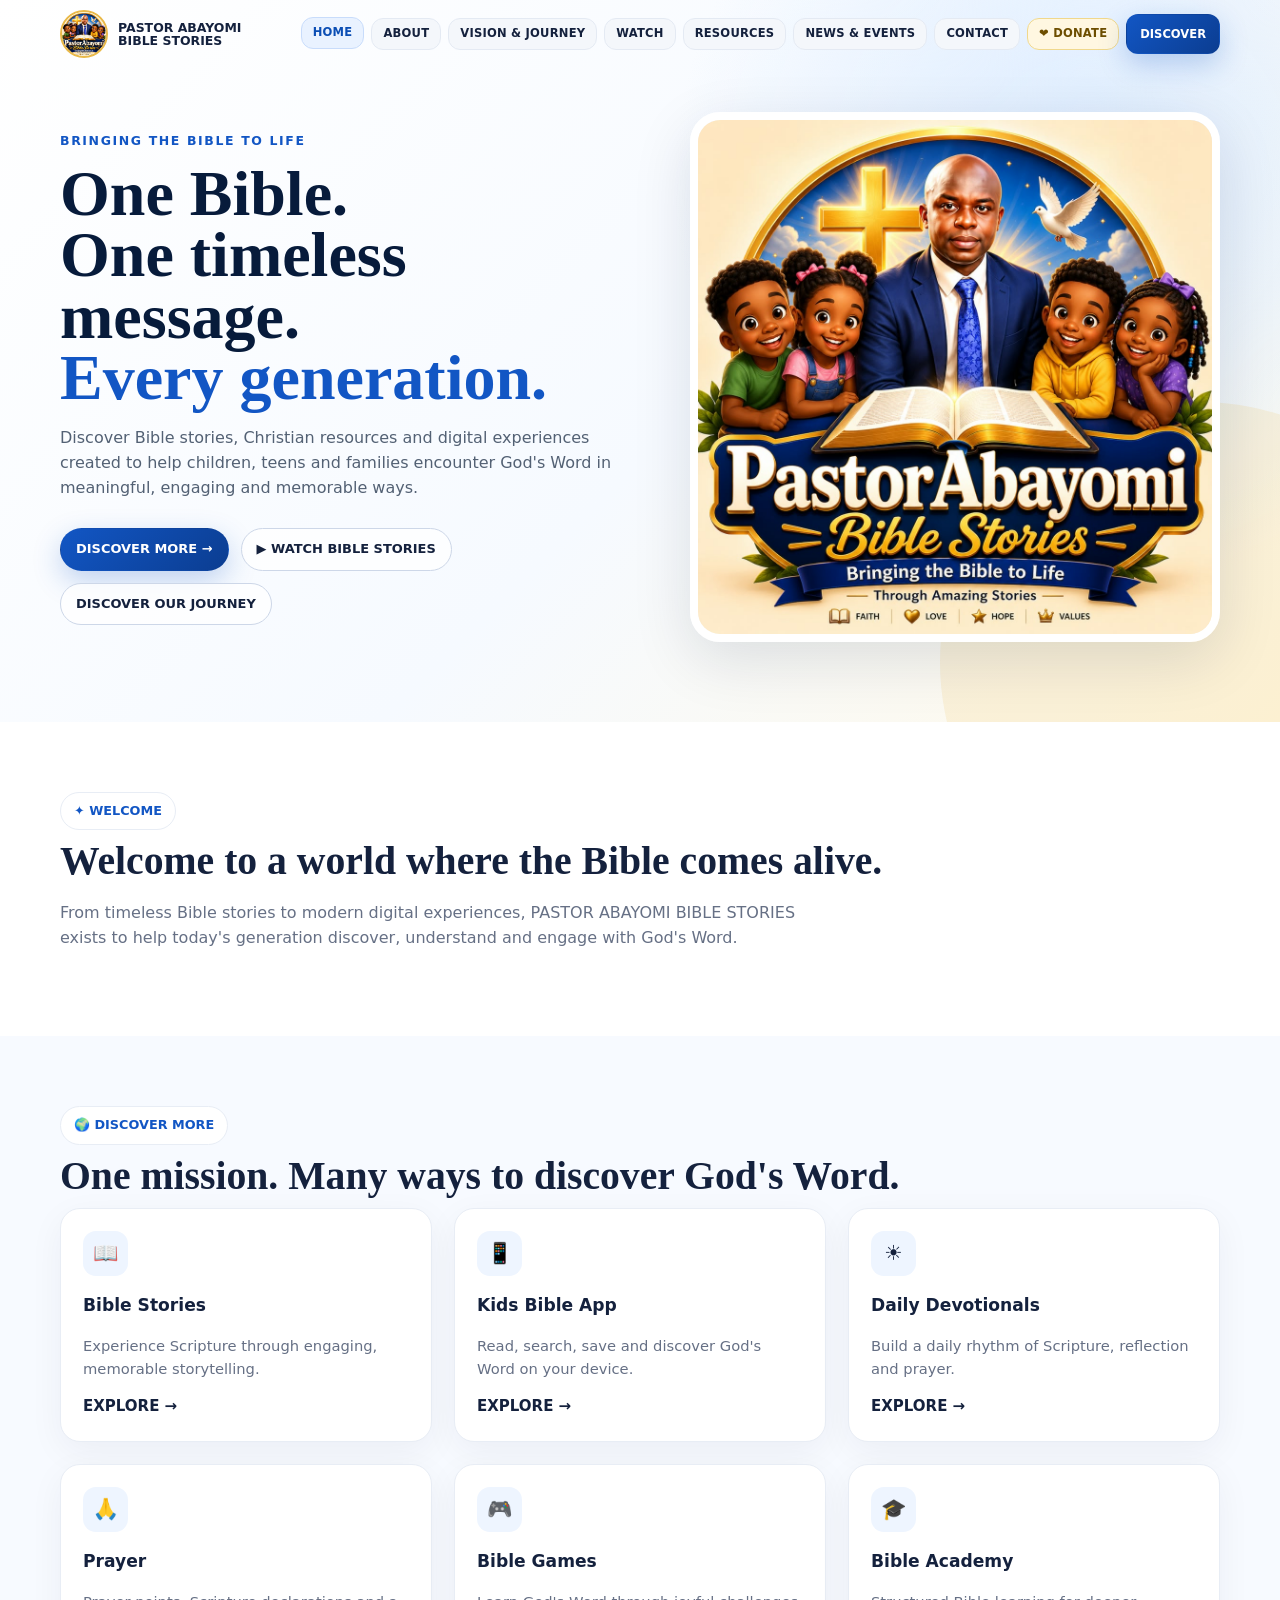
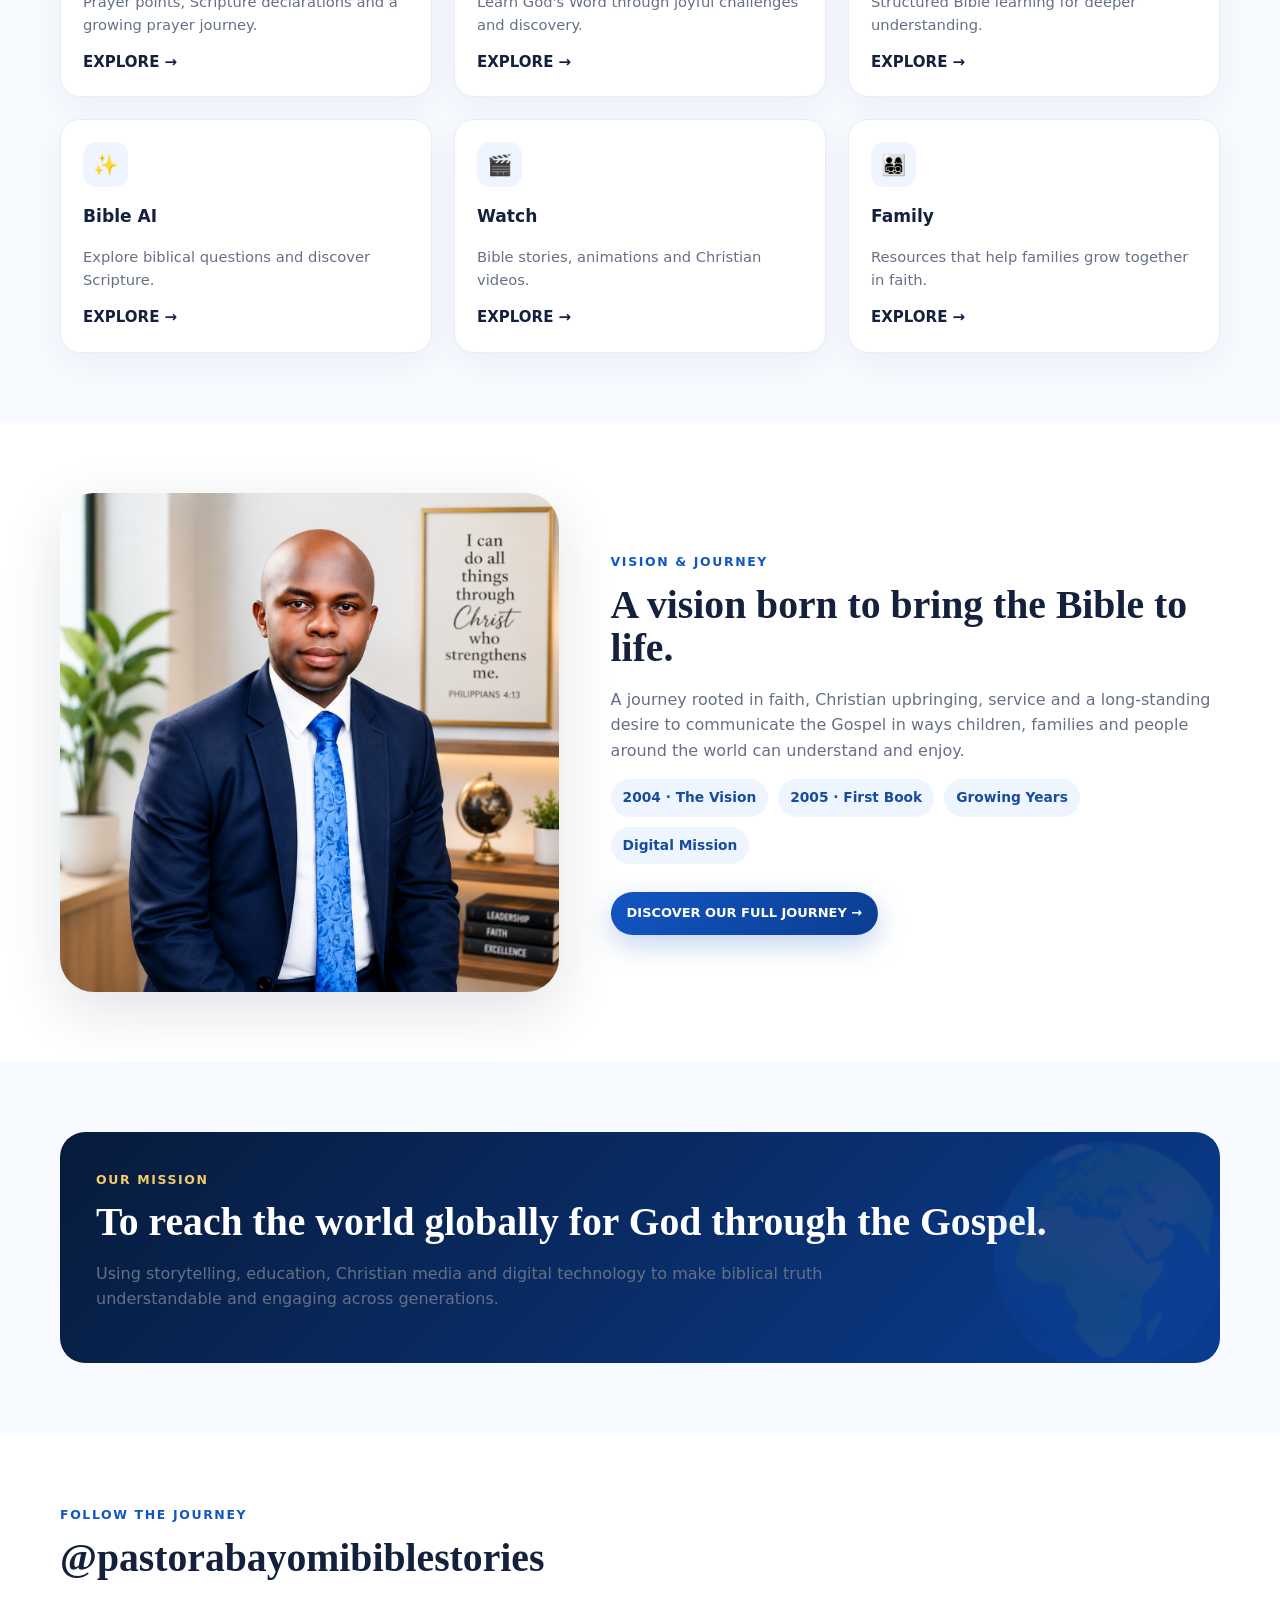
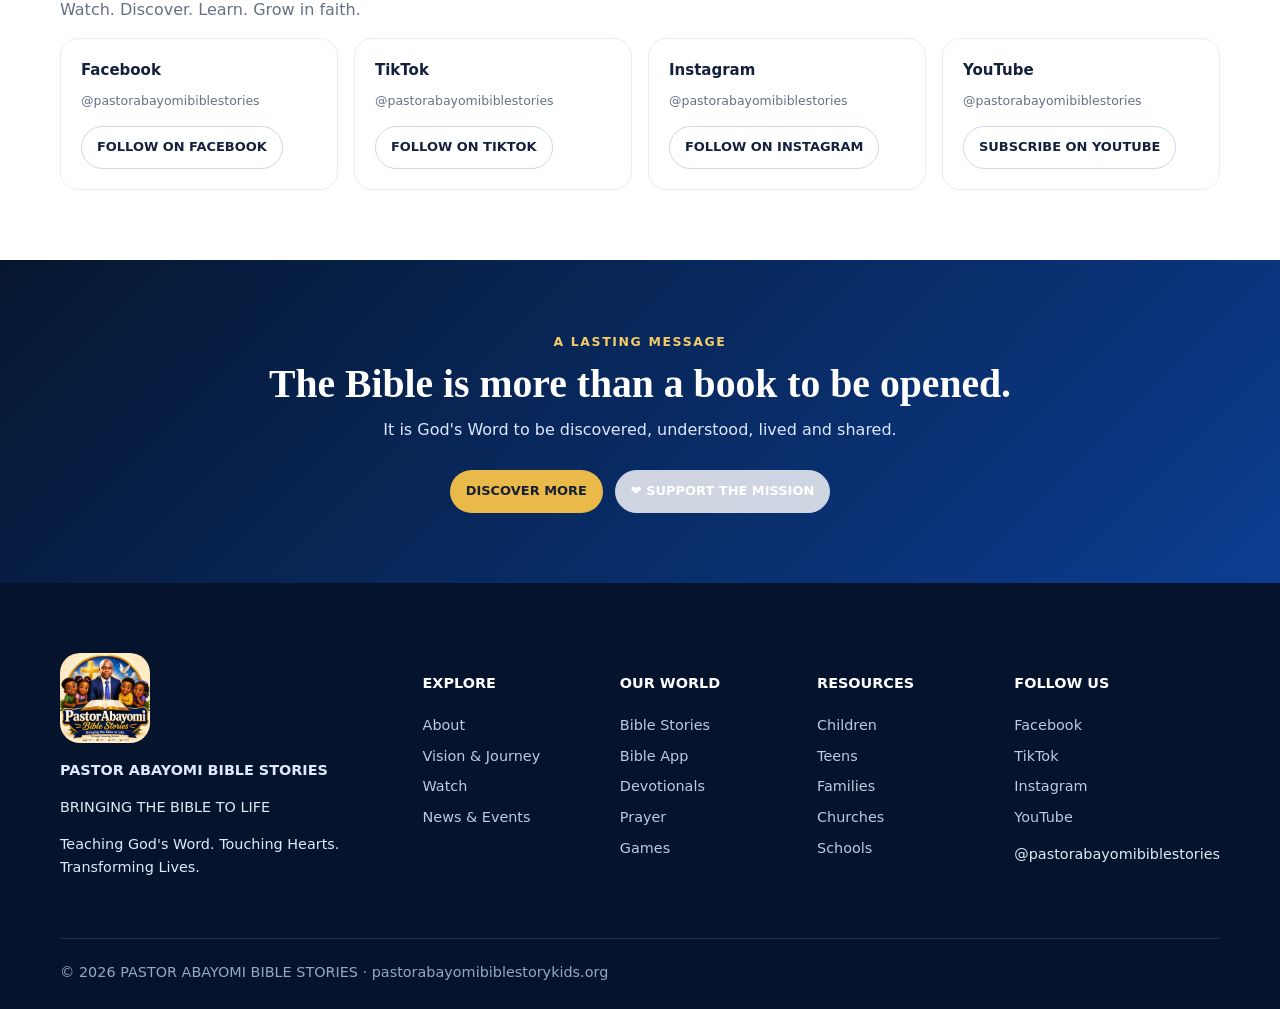
<file: index.html>
<!doctype html><html lang="en"><head><meta charset="utf-8"><meta name="viewport" content="width=device-width,initial-scale=1"><title>PASTOR ABAYOMI BIBLE STORIES | Bringing the Bible to Life</title><meta name="description" content="Official promotional home of PASTOR ABAYOMI BIBLE STORIES."><meta name="theme-color" content="#071b3b"><link rel="manifest" href="manifest.webmanifest"><link rel="stylesheet" href="assets/css/style.css"></head><body><div id="scrollProgress"></div><header class="header"><div class="container nav"><a class="brand" href="index.html"><img src="assets/images/logo.jpeg" alt="PASTOR ABAYOMI BIBLE STORIES logo"><span>PASTOR ABAYOMI<br>BIBLE STORIES</span></a><nav class="links" aria-label="Main navigation"><a class="nav-link" data-page="index.html" href="index.html">HOME</a><a class="nav-link" data-page="about.html" href="about.html">ABOUT</a><a class="nav-link" data-page="vision-journey.html" href="vision-journey.html">VISION & JOURNEY</a><a class="nav-link" data-page="watch.html" href="watch.html">WATCH</a><a class="nav-link" data-page="resources.html" href="resources.html">RESOURCES</a><a class="nav-link" data-page="news-events.html" href="news-events.html">NEWS & EVENTS</a><a class="nav-link" data-page="contact.html" href="contact.html">CONTACT</a><a href="#" data-donate>❤️ DONATE</a><a class="btn primary" href="our-world.html">DISCOVER</a></nav><button class="menu-toggle" aria-label="Open menu" aria-expanded="false">☰</button></div></header><div class="mobile-menu"><a href="index.html">🏠 Home</a><a href="about.html">ℹ️ About</a><a href="vision-journey.html">✨ Vision & Journey</a><a href="watch.html">🎬 Watch</a><a href="resources.html">📚 Resources</a><a href="news-events.html">📰 News & Events</a><a href="contact.html">📞 Contact</a><a href="#" data-donate>❤️ Donate</a></div><main><section class="hero"><div class="container hero-grid"><div><span class="eyebrow">Bringing the Bible to Life</span><h1>One Bible.<br>One timeless message.<br><em>Every generation.</em></h1><p>Discover Bible stories, Christian resources and digital experiences created to help children, teens and families encounter God's Word in meaningful, engaging and memorable ways.</p><div class="actions"><a class="btn primary" href="our-world.html">DISCOVER MORE →</a><a class="btn ghost" href="watch.html">▶ WATCH BIBLE STORIES</a><a class="btn ghost" href="vision-journey.html">DISCOVER OUR JOURNEY</a></div></div><div class="hero-art"><img src="assets/images/logo.jpeg" alt="PASTOR ABAYOMI BIBLE STORIES"></div></div></section>
<section class="section"><div class="container"><span class="page-kicker">✦ WELCOME</span><h2>Welcome to a world where the Bible comes alive.</h2><p class="lead">From timeless Bible stories to modern digital experiences, PASTOR ABAYOMI BIBLE STORIES exists to help today's generation discover, understand and engage with God's Word.</p></div></section>
<section class="section alt"><div class="container"><span class="page-kicker">🌍 DISCOVER MORE</span><h2>One mission. Many ways to discover God's Word.</h2><div class="grid"><article class="card"><div class="icon">📖</div><h3>Bible Stories</h3><p>Experience Scripture through engaging, memorable storytelling.</p><a href="our-world.html"><strong>EXPLORE →</strong></a></article><article class="card"><div class="icon">📱</div><h3>Kids Bible App</h3><p>Read, search, save and discover God's Word on your device.</p><a href="our-world.html"><strong>EXPLORE →</strong></a></article><article class="card"><div class="icon">☀️</div><h3>Daily Devotionals</h3><p>Build a daily rhythm of Scripture, reflection and prayer.</p><a href="our-world.html"><strong>EXPLORE →</strong></a></article><article class="card"><div class="icon">🙏</div><h3>Prayer</h3><p>Prayer points, Scripture declarations and a growing prayer journey.</p><a href="our-world.html"><strong>EXPLORE →</strong></a></article><article class="card"><div class="icon">🎮</div><h3>Bible Games</h3><p>Learn God's Word through joyful challenges and discovery.</p><a href="our-world.html"><strong>EXPLORE →</strong></a></article><article class="card"><div class="icon">🎓</div><h3>Bible Academy</h3><p>Structured Bible learning for deeper understanding.</p><a href="our-world.html"><strong>EXPLORE →</strong></a></article><article class="card"><div class="icon">✨</div><h3>Bible AI</h3><p>Explore biblical questions and discover Scripture.</p><a href="our-world.html"><strong>EXPLORE →</strong></a></article><article class="card"><div class="icon">🎬</div><h3>Watch</h3><p>Bible stories, animations and Christian videos.</p><a href="our-world.html"><strong>EXPLORE →</strong></a></article><article class="card"><div class="icon">👨‍👩‍👧‍👦</div><h3>Family</h3><p>Resources that help families grow together in faith.</p><a href="our-world.html"><strong>EXPLORE →</strong></a></article></div></div></section>
<section class="section"><div class="container journey-preview"><img class="portrait" src="assets/images/vision-journey-portrait.png" alt="Professional portrait used for the Vision and Journey section"><div><span class="eyebrow">Vision & Journey</span><h2>A vision born to bring the Bible to life.</h2><p class="lead">A journey rooted in faith, Christian upbringing, service and a long-standing desire to communicate the Gospel in ways children, families and people around the world can understand and enjoy.</p><div class="chips"><span class="chip">2004 · The Vision</span><span class="chip">2005 · First Book</span><span class="chip">Growing Years</span><span class="chip">Digital Mission</span></div><div class="actions"><a class="btn primary" href="vision-journey.html">DISCOVER OUR FULL JOURNEY →</a></div></div></div></section>
<section class="section alt"><div class="container"><div class="mission"><span class="eyebrow" style="color:#f4cc68">Our mission</span><h2>To reach the world globally for God through the Gospel.</h2><p class="lead">Using storytelling, education, Christian media and digital technology to make biblical truth understandable and engaging across generations.</p></div></div></section>
<section class="section"><div class="container"><span class="eyebrow">Follow the journey</span><h2>@pastorabayomibiblestories</h2><p class="lead">Watch. Discover. Learn. Grow in faith.</p><div class="social-grid">
<div class="social"><strong>Facebook</strong><small>@pastorabayomibiblestories</small><a class="btn ghost" href="#" data-social="facebook">FOLLOW ON FACEBOOK</a></div>
<div class="social"><strong>TikTok</strong><small>@pastorabayomibiblestories</small><a class="btn ghost" href="#" data-social="tiktok">FOLLOW ON TIKTOK</a></div>
<div class="social"><strong>Instagram</strong><small>@pastorabayomibiblestories</small><a class="btn ghost" href="#" data-social="instagram">FOLLOW ON INSTAGRAM</a></div>
<div class="social"><strong>YouTube</strong><small>@pastorabayomibiblestories</small><a class="btn ghost" href="#" data-social="youtube">SUBSCRIBE ON YOUTUBE</a></div></div></div></section>
<section class="section dark"><div class="container" style="text-align:center"><span class="eyebrow" style="color:#f4cc68">A lasting message</span><h2>The Bible is more than a book to be opened.</h2><p class="lead" style="margin:auto">It is God's Word to be discovered, understood, lived and shared.</p><div class="actions" style="justify-content:center"><a class="btn gold" href="our-world.html">DISCOVER MORE</a><a class="btn ghost" href="#" data-donate>❤️ SUPPORT THE MISSION</a></div></div></section></main><footer class="footer"><div class="container"><div class="footer-grid">
<div class="footer-brand"><img src="assets/images/logo.jpeg" alt=""><strong>PASTOR ABAYOMI BIBLE STORIES</strong><p>BRINGING THE BIBLE TO LIFE</p><p>Teaching God's Word. Touching Hearts. Transforming Lives.</p></div>
<div><h4>EXPLORE</h4><a href="about.html">About</a><a href="vision-journey.html">Vision & Journey</a><a href="watch.html">Watch</a><a href="news-events.html">News & Events</a></div>
<div><h4>OUR WORLD</h4><a href="our-world.html">Bible Stories</a><a href="https://bibleapp.pastorabayomibiblestorykids.org" target="_blank" rel="noopener">Bible App</a><a href="our-world.html">Devotionals</a><a href="our-world.html">Prayer</a><a href="our-world.html">Games</a></div>
<div><h4>RESOURCES</h4><a href="resources.html">Children</a><a href="resources.html">Teens</a><a href="resources.html">Families</a><a href="resources.html">Churches</a><a href="resources.html">Schools</a></div>
<div><h4>FOLLOW US</h4><a href="#" data-social="facebook">Facebook</a><a href="#" data-social="tiktok">TikTok</a><a href="#" data-social="instagram">Instagram</a><a href="#" data-social="youtube">YouTube</a><p>@pastorabayomibiblestories</p></div>
</div><div class="footer-bottom">© 2026 PASTOR ABAYOMI BIBLE STORIES · pastorabayomibiblestorykids.org</div></div></footer><div class="modal" id="donateModal" role="dialog" aria-modal="true" aria-label="Support the mission"><div class="modal-box"><button class="close" aria-label="Close">×</button><span class="eyebrow">Support the mission</span><h2>Help us bring God's Word to more lives.</h2><p>Your support can help expand Bible stories, Christian videos, apps, devotionals, prayer resources, games and learning resources.</p><div class="whatsapp"><a class="btn primary" data-wa="2348064656499" target="_blank" rel="noopener">WhatsApp +234 806 465 6499</a><a class="btn ghost" data-wa="2349021264604" target="_blank" rel="noopener">WhatsApp +234 902 126 4604</a></div></div></div><script src="assets/js/config.js"></script><script src="assets/js/app.js"></script></body></html>
</file>
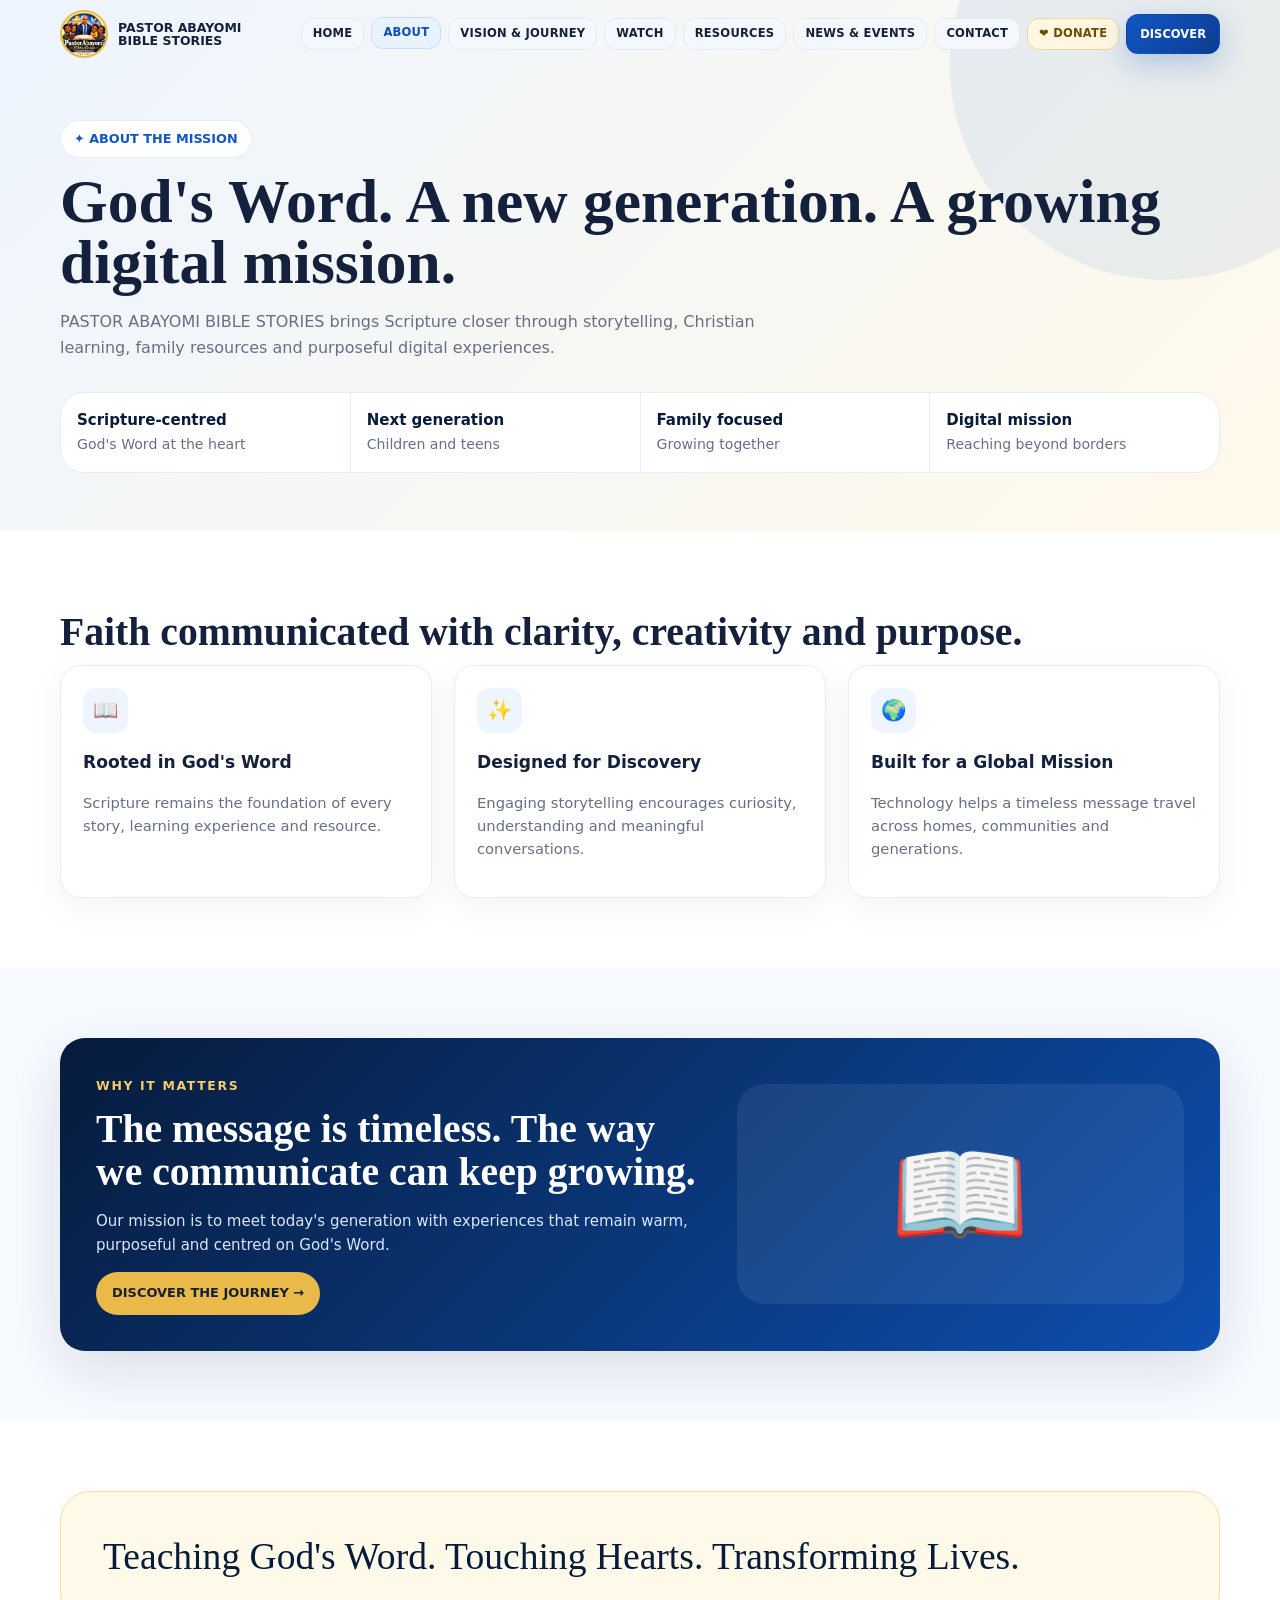
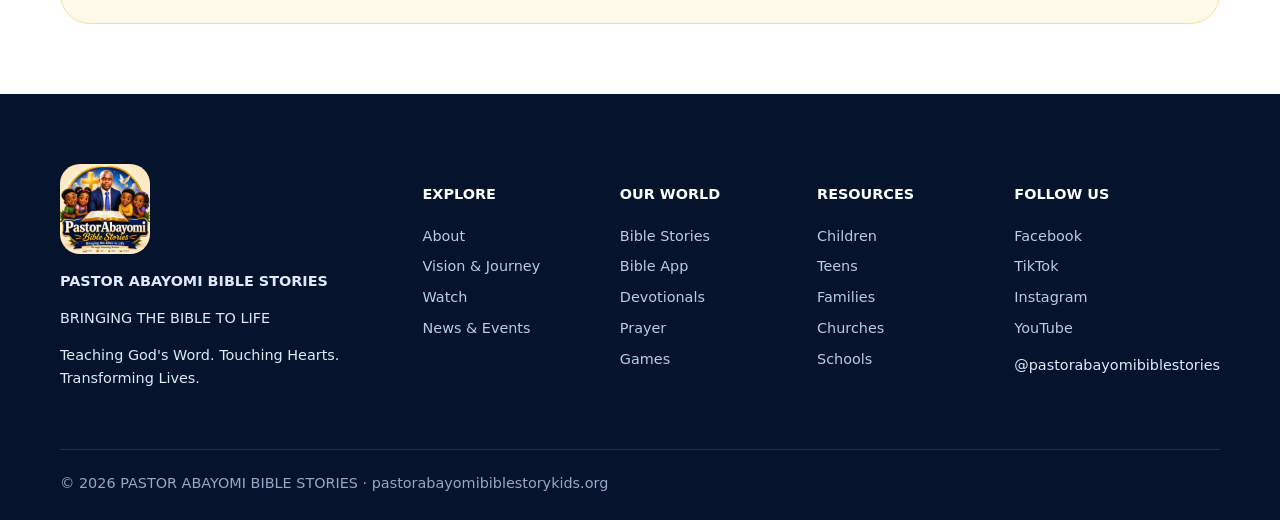
<file: about.html>
<!doctype html><html lang="en"><head><meta charset="utf-8"><meta name="viewport" content="width=device-width,initial-scale=1"><title>About | PASTOR ABAYOMI BIBLE STORIES</title><meta name="description" content="Learn about the purpose and mission of PASTOR ABAYOMI BIBLE STORIES."><meta name="theme-color" content="#071b3b"><link rel="manifest" href="manifest.webmanifest"><link rel="stylesheet" href="assets/css/style.css"></head><body><div id="scrollProgress"></div><header class="header"><div class="container nav"><a class="brand" href="index.html"><img src="assets/images/logo.jpeg" alt="PASTOR ABAYOMI BIBLE STORIES logo"><span>PASTOR ABAYOMI<br>BIBLE STORIES</span></a><nav class="links" aria-label="Main navigation"><a class="nav-link" data-page="index.html" href="index.html">HOME</a><a class="nav-link" data-page="about.html" href="about.html">ABOUT</a><a class="nav-link" data-page="vision-journey.html" href="vision-journey.html">VISION & JOURNEY</a><a class="nav-link" data-page="watch.html" href="watch.html">WATCH</a><a class="nav-link" data-page="resources.html" href="resources.html">RESOURCES</a><a class="nav-link" data-page="news-events.html" href="news-events.html">NEWS & EVENTS</a><a class="nav-link" data-page="contact.html" href="contact.html">CONTACT</a><a href="#" data-donate>❤️ DONATE</a><a class="btn primary" href="our-world.html">DISCOVER</a></nav><button class="menu-toggle" aria-label="Open menu" aria-expanded="false">☰</button></div></header><div class="mobile-menu"><a href="index.html">🏠 Home</a><a href="about.html">ℹ️ About</a><a href="vision-journey.html">✨ Vision & Journey</a><a href="watch.html">🎬 Watch</a><a href="resources.html">📚 Resources</a><a href="news-events.html">📰 News & Events</a><a href="contact.html">📞 Contact</a><a href="#" data-donate>❤️ Donate</a></div><main><section class="page-hero"><div class="container"><span class="page-kicker">✦ ABOUT THE MISSION</span><h1>God's Word. A new generation. A growing digital mission.</h1><p class="lead">PASTOR ABAYOMI BIBLE STORIES brings Scripture closer through storytelling, Christian learning, family resources and purposeful digital experiences.</p><div class="feature-strip"><div><strong>Scripture-centred</strong><span>God's Word at the heart</span></div><div><strong>Next generation</strong><span>Children and teens</span></div><div><strong>Family focused</strong><span>Growing together</span></div><div><strong>Digital mission</strong><span>Reaching beyond borders</span></div></div></div></section><section class="section"><div class="container"><h2>Faith communicated with clarity, creativity and purpose.</h2><div class="grid"><article class="card"><div class="icon">📖</div><h3>Rooted in God's Word</h3><p>Scripture remains the foundation of every story, learning experience and resource.</p></article><article class="card"><div class="icon">✨</div><h3>Designed for Discovery</h3><p>Engaging storytelling encourages curiosity, understanding and meaningful conversations.</p></article><article class="card"><div class="icon">🌍</div><h3>Built for a Global Mission</h3><p>Technology helps a timeless message travel across homes, communities and generations.</p></article></div></div></section><section class="section alt"><div class="container"><div class="story-banner"><div><span class="eyebrow" style="color:#f4cc68">WHY IT MATTERS</span><h2>The message is timeless. The way we communicate can keep growing.</h2><p>Our mission is to meet today's generation with experiences that remain warm, purposeful and centred on God's Word.</p><a class="btn gold" href="vision-journey.html">DISCOVER THE JOURNEY →</a></div><div class="story-symbol">📖</div></div></div></section><section class="section"><div class="container quote-panel"><blockquote>Teaching God's Word. Touching Hearts. Transforming Lives.</blockquote></div></section></main><footer class="footer"><div class="container"><div class="footer-grid">
<div class="footer-brand"><img src="assets/images/logo.jpeg" alt=""><strong>PASTOR ABAYOMI BIBLE STORIES</strong><p>BRINGING THE BIBLE TO LIFE</p><p>Teaching God's Word. Touching Hearts. Transforming Lives.</p></div>
<div><h4>EXPLORE</h4><a href="about.html">About</a><a href="vision-journey.html">Vision & Journey</a><a href="watch.html">Watch</a><a href="news-events.html">News & Events</a></div>
<div><h4>OUR WORLD</h4><a href="our-world.html">Bible Stories</a><a href="https://bibleapp.pastorabayomibiblestorykids.org" target="_blank" rel="noopener">Bible App</a><a href="our-world.html">Devotionals</a><a href="our-world.html">Prayer</a><a href="our-world.html">Games</a></div>
<div><h4>RESOURCES</h4><a href="resources.html">Children</a><a href="resources.html">Teens</a><a href="resources.html">Families</a><a href="resources.html">Churches</a><a href="resources.html">Schools</a></div>
<div><h4>FOLLOW US</h4><a href="#" data-social="facebook">Facebook</a><a href="#" data-social="tiktok">TikTok</a><a href="#" data-social="instagram">Instagram</a><a href="#" data-social="youtube">YouTube</a><p>@pastorabayomibiblestories</p></div>
</div><div class="footer-bottom">© 2026 PASTOR ABAYOMI BIBLE STORIES · pastorabayomibiblestorykids.org</div></div></footer><div class="modal" id="donateModal" role="dialog" aria-modal="true" aria-label="Support the mission"><div class="modal-box"><button class="close" aria-label="Close">×</button><span class="eyebrow">Support the mission</span><h2>Help us bring God's Word to more lives.</h2><p>Your support can help expand Bible stories, Christian videos, apps, devotionals, prayer resources, games and learning resources.</p><div class="whatsapp"><a class="btn primary" data-wa="2348064656499" target="_blank" rel="noopener">WhatsApp +234 806 465 6499</a><a class="btn ghost" data-wa="2349021264604" target="_blank" rel="noopener">WhatsApp +234 902 126 4604</a></div></div></div><script src="assets/js/config.js"></script><script src="assets/js/app.js"></script></body></html>
</file>
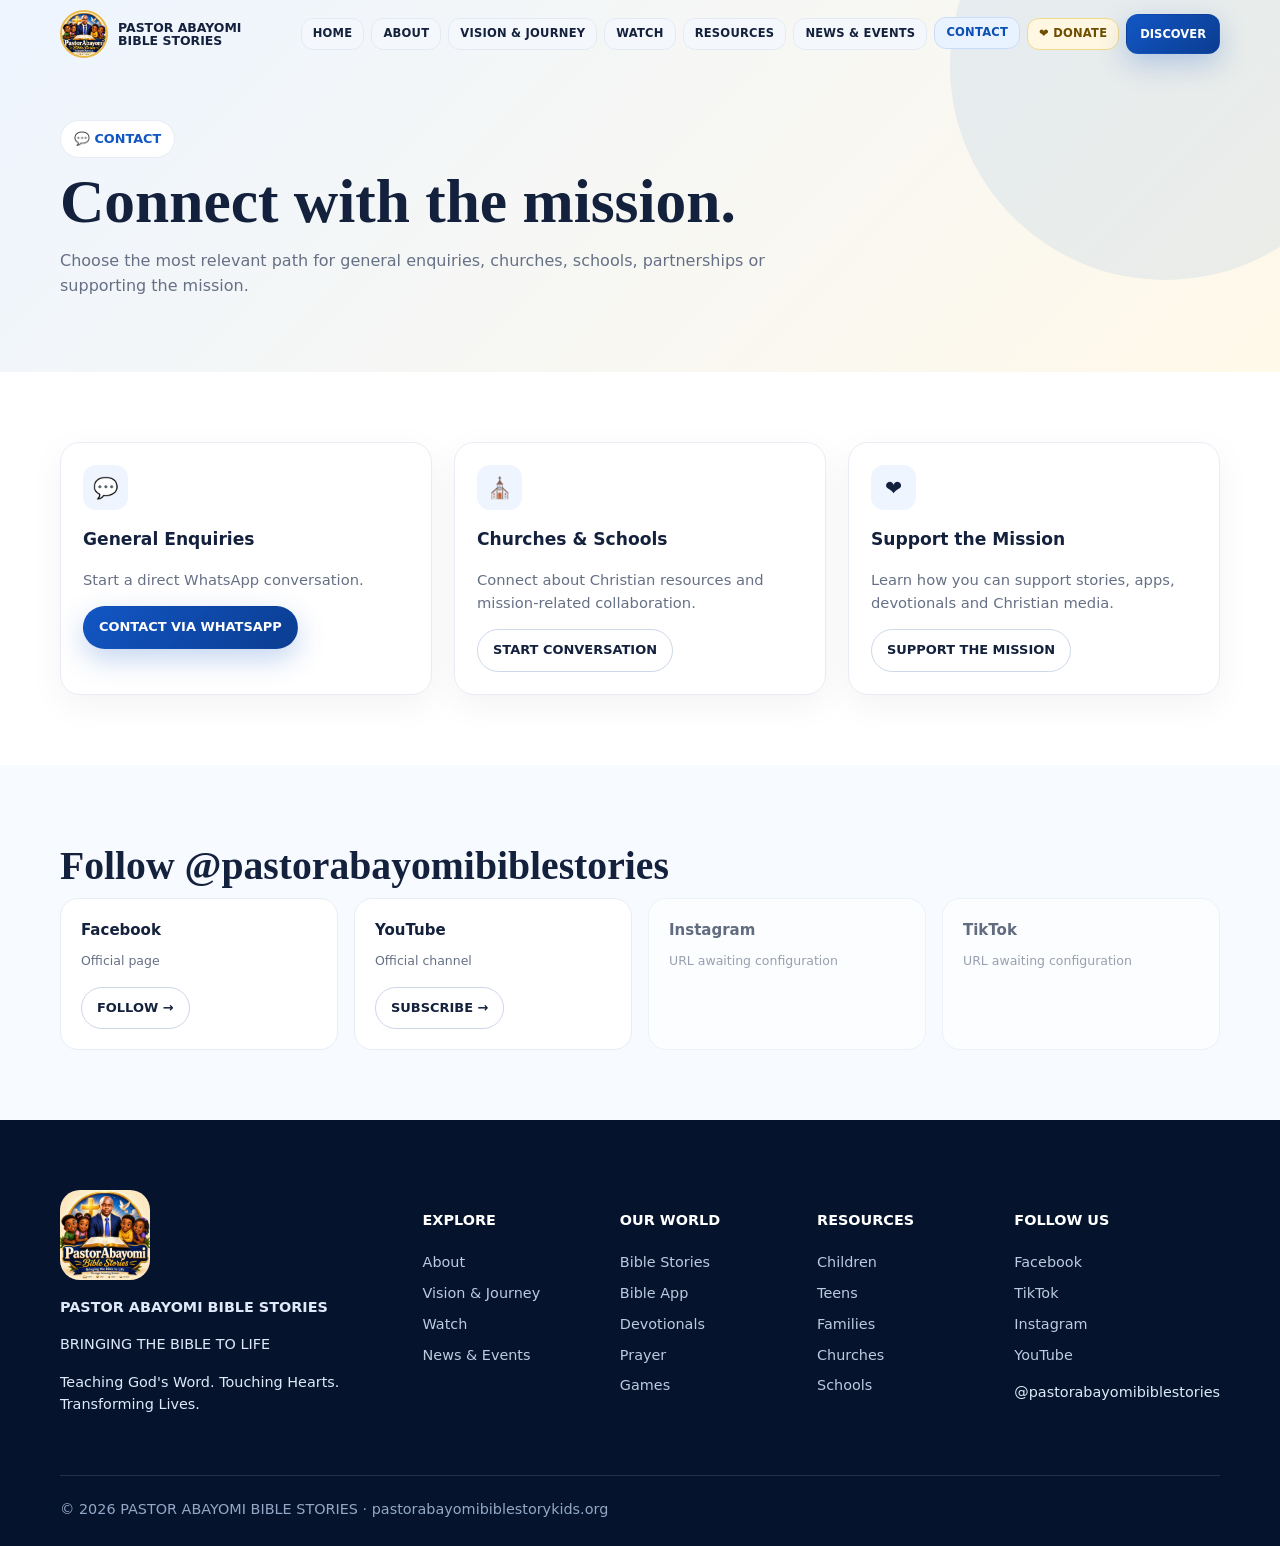
<file: contact.html>
<!doctype html><html lang="en"><head><meta charset="utf-8"><meta name="viewport" content="width=device-width,initial-scale=1"><title>Contact | PASTOR ABAYOMI BIBLE STORIES</title><meta name="description" content="Contact and follow PASTOR ABAYOMI BIBLE STORIES."><meta name="theme-color" content="#071b3b"><link rel="manifest" href="manifest.webmanifest"><link rel="stylesheet" href="assets/css/style.css"></head><body><div id="scrollProgress"></div><header class="header"><div class="container nav"><a class="brand" href="index.html"><img src="assets/images/logo.jpeg" alt="PASTOR ABAYOMI BIBLE STORIES logo"><span>PASTOR ABAYOMI<br>BIBLE STORIES</span></a><nav class="links" aria-label="Main navigation"><a class="nav-link" data-page="index.html" href="index.html">HOME</a><a class="nav-link" data-page="about.html" href="about.html">ABOUT</a><a class="nav-link" data-page="vision-journey.html" href="vision-journey.html">VISION & JOURNEY</a><a class="nav-link" data-page="watch.html" href="watch.html">WATCH</a><a class="nav-link" data-page="resources.html" href="resources.html">RESOURCES</a><a class="nav-link" data-page="news-events.html" href="news-events.html">NEWS & EVENTS</a><a class="nav-link" data-page="contact.html" href="contact.html">CONTACT</a><a href="#" data-donate>❤️ DONATE</a><a class="btn primary" href="our-world.html">DISCOVER</a></nav><button class="menu-toggle" aria-label="Open menu" aria-expanded="false">☰</button></div></header><div class="mobile-menu"><a href="index.html">🏠 Home</a><a href="about.html">ℹ️ About</a><a href="vision-journey.html">✨ Vision & Journey</a><a href="watch.html">🎬 Watch</a><a href="resources.html">📚 Resources</a><a href="news-events.html">📰 News & Events</a><a href="contact.html">📞 Contact</a><a href="#" data-donate>❤️ Donate</a></div><main><section class="page-hero"><div class="container"><span class="page-kicker">💬 CONTACT</span><h1>Connect with the mission.</h1><p class="lead">Choose the most relevant path for general enquiries, churches, schools, partnerships or supporting the mission.</p></div></section><section class="section"><div class="container grid"><article class="card"><div class="icon">💬</div><h3>General Enquiries</h3><p>Start a direct WhatsApp conversation.</p><a class="btn primary" data-wa="2348064656499" target="_blank" rel="noopener noreferrer">CONTACT VIA WHATSAPP</a></article><article class="card"><div class="icon">⛪</div><h3>Churches & Schools</h3><p>Connect about Christian resources and mission-related collaboration.</p><a class="btn ghost" data-wa="2349021264604" target="_blank" rel="noopener noreferrer">START CONVERSATION</a></article><article class="card"><div class="icon">❤️</div><h3>Support the Mission</h3><p>Learn how you can support stories, apps, devotionals and Christian media.</p><a class="btn ghost" href="#" data-donate>SUPPORT THE MISSION</a></article></div></section><section class="section alt"><div class="container"><h2>Follow @pastorabayomibiblestories</h2><div class="social-grid"><div class="social"><strong>Facebook</strong><small>Official page</small><a class="btn ghost" href="https://www.facebook.com/PastorAbayomiBibleStories" target="_blank" rel="noopener noreferrer">FOLLOW →</a></div><div class="social"><strong>YouTube</strong><small>Official channel</small><a class="btn ghost" href="https://www.youtube.com/@abayomibiblestories" target="_blank" rel="noopener noreferrer">SUBSCRIBE →</a></div><div class="social disabled"><strong>Instagram</strong><small>URL awaiting configuration</small></div><div class="social disabled"><strong>TikTok</strong><small>URL awaiting configuration</small></div></div></div></section></main><footer class="footer"><div class="container"><div class="footer-grid">
<div class="footer-brand"><img src="assets/images/logo.jpeg" alt=""><strong>PASTOR ABAYOMI BIBLE STORIES</strong><p>BRINGING THE BIBLE TO LIFE</p><p>Teaching God's Word. Touching Hearts. Transforming Lives.</p></div>
<div><h4>EXPLORE</h4><a href="about.html">About</a><a href="vision-journey.html">Vision & Journey</a><a href="watch.html">Watch</a><a href="news-events.html">News & Events</a></div>
<div><h4>OUR WORLD</h4><a href="our-world.html">Bible Stories</a><a href="https://bibleapp.pastorabayomibiblestorykids.org" target="_blank" rel="noopener">Bible App</a><a href="our-world.html">Devotionals</a><a href="our-world.html">Prayer</a><a href="our-world.html">Games</a></div>
<div><h4>RESOURCES</h4><a href="resources.html">Children</a><a href="resources.html">Teens</a><a href="resources.html">Families</a><a href="resources.html">Churches</a><a href="resources.html">Schools</a></div>
<div><h4>FOLLOW US</h4><a href="#" data-social="facebook">Facebook</a><a href="#" data-social="tiktok">TikTok</a><a href="#" data-social="instagram">Instagram</a><a href="#" data-social="youtube">YouTube</a><p>@pastorabayomibiblestories</p></div>
</div><div class="footer-bottom">© 2026 PASTOR ABAYOMI BIBLE STORIES · pastorabayomibiblestorykids.org</div></div></footer><div class="modal" id="donateModal" role="dialog" aria-modal="true" aria-label="Support the mission"><div class="modal-box"><button class="close" aria-label="Close">×</button><span class="eyebrow">Support the mission</span><h2>Help us bring God's Word to more lives.</h2><p>Your support can help expand Bible stories, Christian videos, apps, devotionals, prayer resources, games and learning resources.</p><div class="whatsapp"><a class="btn primary" data-wa="2348064656499" target="_blank" rel="noopener">WhatsApp +234 806 465 6499</a><a class="btn ghost" data-wa="2349021264604" target="_blank" rel="noopener">WhatsApp +234 902 126 4604</a></div></div></div><script src="assets/js/config.js"></script><script src="assets/js/app.js"></script></body></html>
</file>
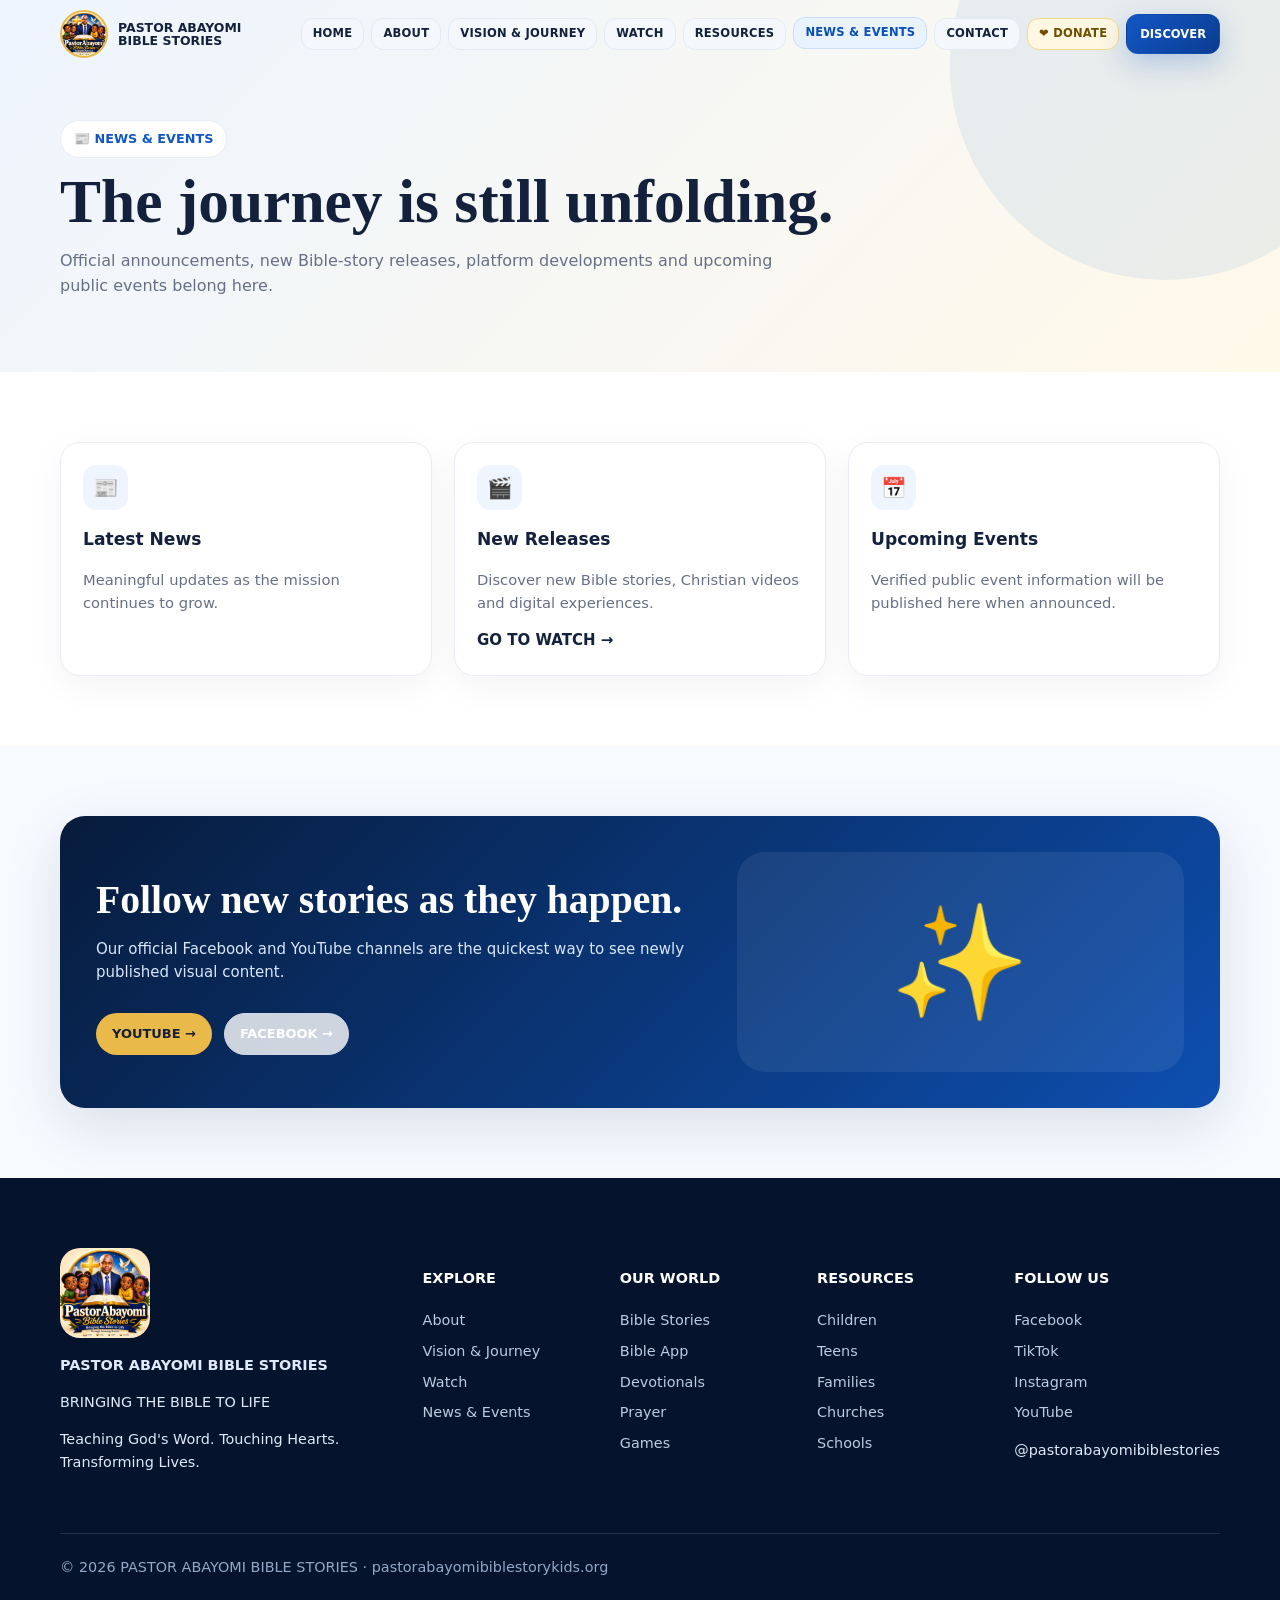
<file: news-events.html>
<!doctype html><html lang="en"><head><meta charset="utf-8"><meta name="viewport" content="width=device-width,initial-scale=1"><title>News & Events | PASTOR ABAYOMI BIBLE STORIES</title><meta name="description" content="News, events and releases from PASTOR ABAYOMI BIBLE STORIES."><meta name="theme-color" content="#071b3b"><link rel="manifest" href="manifest.webmanifest"><link rel="stylesheet" href="assets/css/style.css"></head><body><div id="scrollProgress"></div><header class="header"><div class="container nav"><a class="brand" href="index.html"><img src="assets/images/logo.jpeg" alt="PASTOR ABAYOMI BIBLE STORIES logo"><span>PASTOR ABAYOMI<br>BIBLE STORIES</span></a><nav class="links" aria-label="Main navigation"><a class="nav-link" data-page="index.html" href="index.html">HOME</a><a class="nav-link" data-page="about.html" href="about.html">ABOUT</a><a class="nav-link" data-page="vision-journey.html" href="vision-journey.html">VISION & JOURNEY</a><a class="nav-link" data-page="watch.html" href="watch.html">WATCH</a><a class="nav-link" data-page="resources.html" href="resources.html">RESOURCES</a><a class="nav-link" data-page="news-events.html" href="news-events.html">NEWS & EVENTS</a><a class="nav-link" data-page="contact.html" href="contact.html">CONTACT</a><a href="#" data-donate>❤️ DONATE</a><a class="btn primary" href="our-world.html">DISCOVER</a></nav><button class="menu-toggle" aria-label="Open menu" aria-expanded="false">☰</button></div></header><div class="mobile-menu"><a href="index.html">🏠 Home</a><a href="about.html">ℹ️ About</a><a href="vision-journey.html">✨ Vision & Journey</a><a href="watch.html">🎬 Watch</a><a href="resources.html">📚 Resources</a><a href="news-events.html">📰 News & Events</a><a href="contact.html">📞 Contact</a><a href="#" data-donate>❤️ Donate</a></div><main><section class="page-hero"><div class="container"><span class="page-kicker">📰 NEWS & EVENTS</span><h1>The journey is still unfolding.</h1><p class="lead">Official announcements, new Bible-story releases, platform developments and upcoming public events belong here.</p></div></section><section class="section"><div class="container grid"><article class="card"><div class="icon">📰</div><h3>Latest News</h3><p>Meaningful updates as the mission continues to grow.</p></article><article class="card"><div class="icon">🎬</div><h3>New Releases</h3><p>Discover new Bible stories, Christian videos and digital experiences.</p><a href="watch.html"><strong>GO TO WATCH →</strong></a></article><article class="card"><div class="icon">📅</div><h3>Upcoming Events</h3><p>Verified public event information will be published here when announced.</p></article></div></section><section class="section alt"><div class="container"><div class="story-banner"><div><h2>Follow new stories as they happen.</h2><p>Our official Facebook and YouTube channels are the quickest way to see newly published visual content.</p><div class="actions"><a class="btn gold" href="https://www.youtube.com/@abayomibiblestories" target="_blank" rel="noopener noreferrer">YOUTUBE →</a><a class="btn ghost" href="https://www.facebook.com/PastorAbayomiBibleStories" target="_blank" rel="noopener noreferrer">FACEBOOK →</a></div></div><div class="story-symbol">✨</div></div></div></section></main><footer class="footer"><div class="container"><div class="footer-grid">
<div class="footer-brand"><img src="assets/images/logo.jpeg" alt=""><strong>PASTOR ABAYOMI BIBLE STORIES</strong><p>BRINGING THE BIBLE TO LIFE</p><p>Teaching God's Word. Touching Hearts. Transforming Lives.</p></div>
<div><h4>EXPLORE</h4><a href="about.html">About</a><a href="vision-journey.html">Vision & Journey</a><a href="watch.html">Watch</a><a href="news-events.html">News & Events</a></div>
<div><h4>OUR WORLD</h4><a href="our-world.html">Bible Stories</a><a href="https://bibleapp.pastorabayomibiblestorykids.org" target="_blank" rel="noopener">Bible App</a><a href="our-world.html">Devotionals</a><a href="our-world.html">Prayer</a><a href="our-world.html">Games</a></div>
<div><h4>RESOURCES</h4><a href="resources.html">Children</a><a href="resources.html">Teens</a><a href="resources.html">Families</a><a href="resources.html">Churches</a><a href="resources.html">Schools</a></div>
<div><h4>FOLLOW US</h4><a href="#" data-social="facebook">Facebook</a><a href="#" data-social="tiktok">TikTok</a><a href="#" data-social="instagram">Instagram</a><a href="#" data-social="youtube">YouTube</a><p>@pastorabayomibiblestories</p></div>
</div><div class="footer-bottom">© 2026 PASTOR ABAYOMI BIBLE STORIES · pastorabayomibiblestorykids.org</div></div></footer><div class="modal" id="donateModal" role="dialog" aria-modal="true" aria-label="Support the mission"><div class="modal-box"><button class="close" aria-label="Close">×</button><span class="eyebrow">Support the mission</span><h2>Help us bring God's Word to more lives.</h2><p>Your support can help expand Bible stories, Christian videos, apps, devotionals, prayer resources, games and learning resources.</p><div class="whatsapp"><a class="btn primary" data-wa="2348064656499" target="_blank" rel="noopener">WhatsApp +234 806 465 6499</a><a class="btn ghost" data-wa="2349021264604" target="_blank" rel="noopener">WhatsApp +234 902 126 4604</a></div></div></div><script src="assets/js/config.js"></script><script src="assets/js/app.js"></script></body></html>
</file>
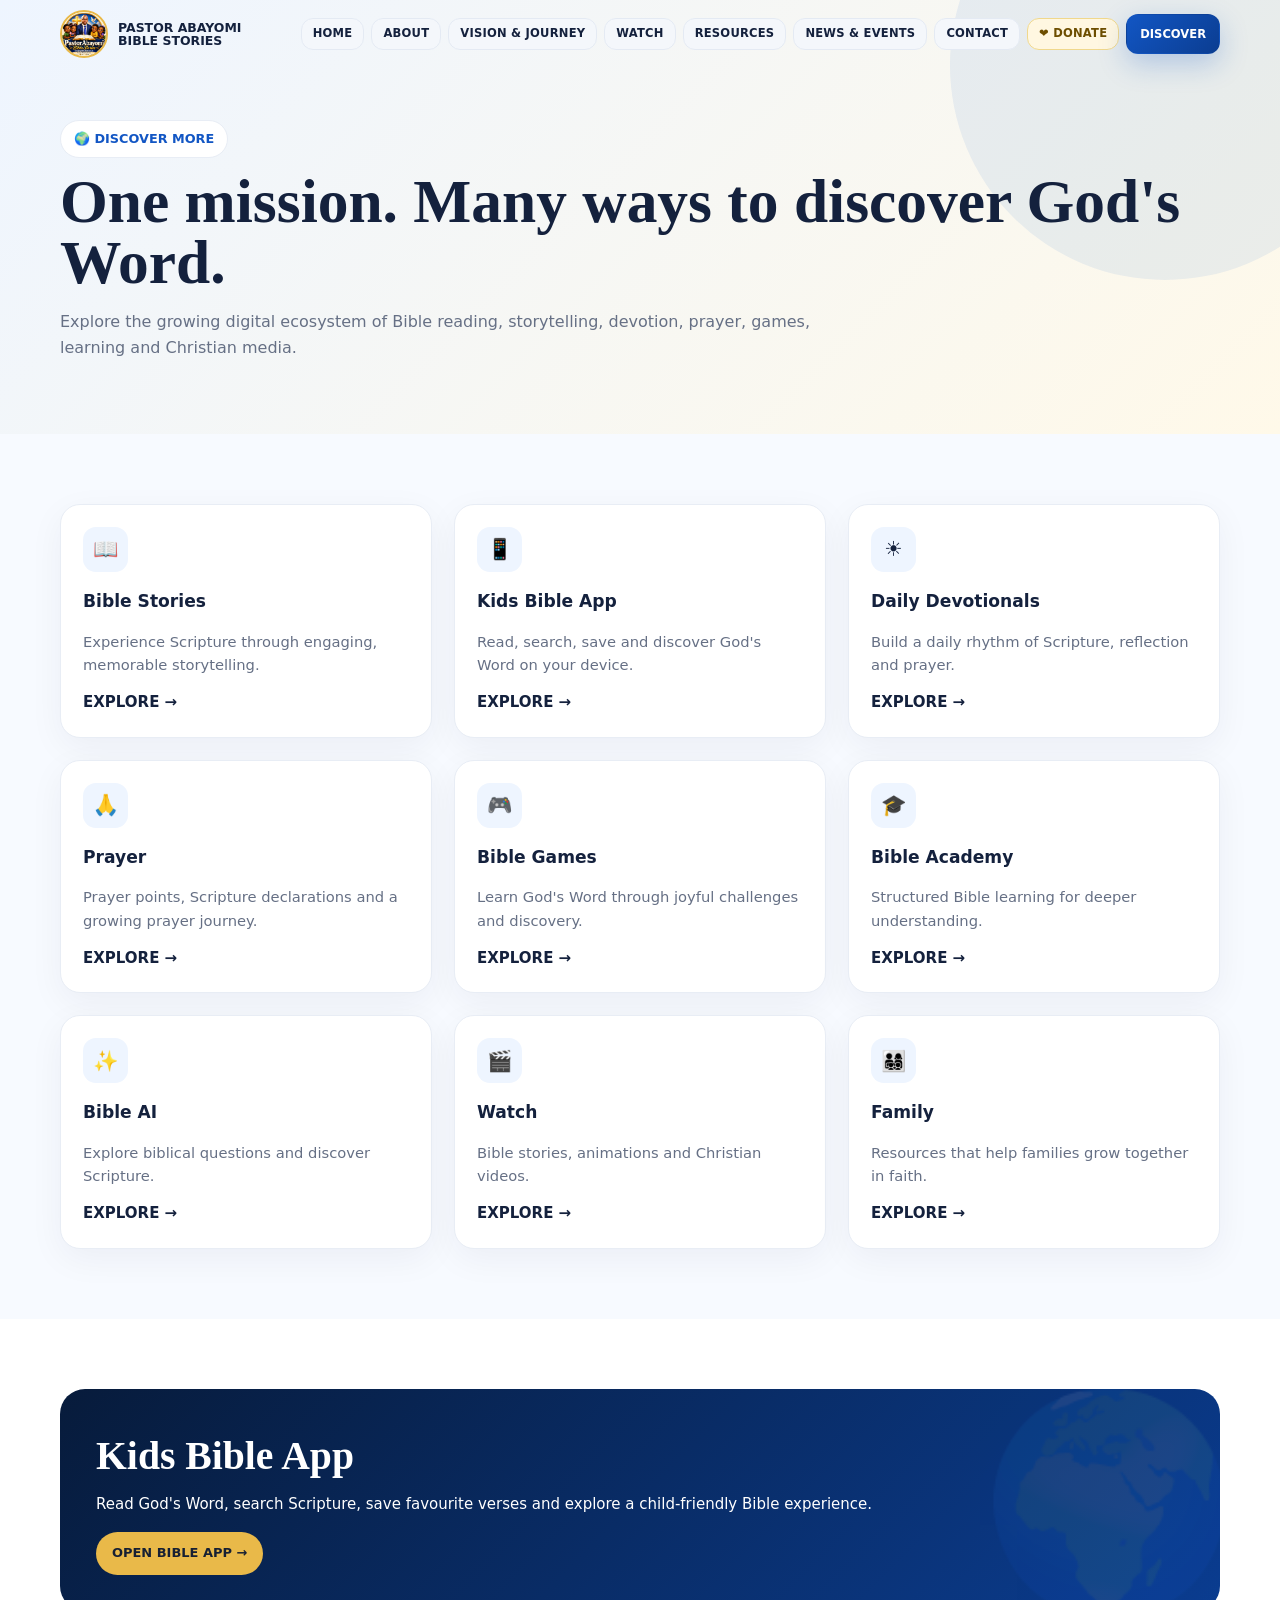
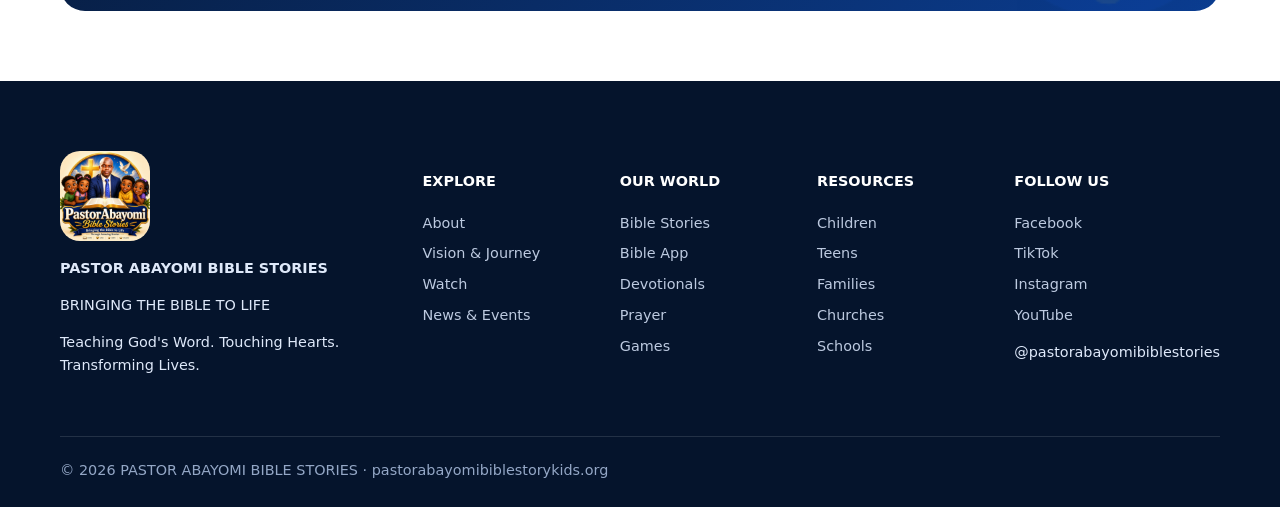
<file: our-world.html>
<!doctype html><html lang="en"><head><meta charset="utf-8"><meta name="viewport" content="width=device-width,initial-scale=1"><title>Our World | PASTOR ABAYOMI BIBLE STORIES</title><meta name="description" content="Explore the PASTOR ABAYOMI BIBLE STORIES digital ecosystem."><meta name="theme-color" content="#071b3b"><link rel="manifest" href="manifest.webmanifest"><link rel="stylesheet" href="assets/css/style.css"></head><body><div id="scrollProgress"></div><header class="header"><div class="container nav"><a class="brand" href="index.html"><img src="assets/images/logo.jpeg" alt="PASTOR ABAYOMI BIBLE STORIES logo"><span>PASTOR ABAYOMI<br>BIBLE STORIES</span></a><nav class="links" aria-label="Main navigation"><a class="nav-link" data-page="index.html" href="index.html">HOME</a><a class="nav-link" data-page="about.html" href="about.html">ABOUT</a><a class="nav-link" data-page="vision-journey.html" href="vision-journey.html">VISION & JOURNEY</a><a class="nav-link" data-page="watch.html" href="watch.html">WATCH</a><a class="nav-link" data-page="resources.html" href="resources.html">RESOURCES</a><a class="nav-link" data-page="news-events.html" href="news-events.html">NEWS & EVENTS</a><a class="nav-link" data-page="contact.html" href="contact.html">CONTACT</a><a href="#" data-donate>❤️ DONATE</a><a class="btn primary" href="our-world.html">DISCOVER</a></nav><button class="menu-toggle" aria-label="Open menu" aria-expanded="false">☰</button></div></header><div class="mobile-menu"><a href="index.html">🏠 Home</a><a href="about.html">ℹ️ About</a><a href="vision-journey.html">✨ Vision & Journey</a><a href="watch.html">🎬 Watch</a><a href="resources.html">📚 Resources</a><a href="news-events.html">📰 News & Events</a><a href="contact.html">📞 Contact</a><a href="#" data-donate>❤️ Donate</a></div><main><section class="page-hero"><div class="container"><span class="page-kicker">🌍 DISCOVER MORE</span><h1>One mission. Many ways to discover God's Word.</h1><p class="lead">Explore the growing digital ecosystem of Bible reading, storytelling, devotion, prayer, games, learning and Christian media.</p></div></section><section class="section alt"><div class="container"><div class="grid"><article class="card"><div class="icon">📖</div><h3>Bible Stories</h3><p>Experience Scripture through engaging, memorable storytelling.</p><a href="our-world.html"><strong>EXPLORE →</strong></a></article><article class="card"><div class="icon">📱</div><h3>Kids Bible App</h3><p>Read, search, save and discover God's Word on your device.</p><a href="our-world.html"><strong>EXPLORE →</strong></a></article><article class="card"><div class="icon">☀️</div><h3>Daily Devotionals</h3><p>Build a daily rhythm of Scripture, reflection and prayer.</p><a href="our-world.html"><strong>EXPLORE →</strong></a></article><article class="card"><div class="icon">🙏</div><h3>Prayer</h3><p>Prayer points, Scripture declarations and a growing prayer journey.</p><a href="our-world.html"><strong>EXPLORE →</strong></a></article><article class="card"><div class="icon">🎮</div><h3>Bible Games</h3><p>Learn God's Word through joyful challenges and discovery.</p><a href="our-world.html"><strong>EXPLORE →</strong></a></article><article class="card"><div class="icon">🎓</div><h3>Bible Academy</h3><p>Structured Bible learning for deeper understanding.</p><a href="our-world.html"><strong>EXPLORE →</strong></a></article><article class="card"><div class="icon">✨</div><h3>Bible AI</h3><p>Explore biblical questions and discover Scripture.</p><a href="our-world.html"><strong>EXPLORE →</strong></a></article><article class="card"><div class="icon">🎬</div><h3>Watch</h3><p>Bible stories, animations and Christian videos.</p><a href="our-world.html"><strong>EXPLORE →</strong></a></article><article class="card"><div class="icon">👨‍👩‍👧‍👦</div><h3>Family</h3><p>Resources that help families grow together in faith.</p><a href="our-world.html"><strong>EXPLORE →</strong></a></article></div></div></section><section class="section"><div class="container"><div class="mission"><h2>Kids Bible App</h2><p>Read God's Word, search Scripture, save favourite verses and explore a child-friendly Bible experience.</p><a class="btn gold" href="https://bibleapp.pastorabayomibiblestorykids.org" target="_blank" rel="noopener">OPEN BIBLE APP →</a></div></div></section></main><footer class="footer"><div class="container"><div class="footer-grid">
<div class="footer-brand"><img src="assets/images/logo.jpeg" alt=""><strong>PASTOR ABAYOMI BIBLE STORIES</strong><p>BRINGING THE BIBLE TO LIFE</p><p>Teaching God's Word. Touching Hearts. Transforming Lives.</p></div>
<div><h4>EXPLORE</h4><a href="about.html">About</a><a href="vision-journey.html">Vision & Journey</a><a href="watch.html">Watch</a><a href="news-events.html">News & Events</a></div>
<div><h4>OUR WORLD</h4><a href="our-world.html">Bible Stories</a><a href="https://bibleapp.pastorabayomibiblestorykids.org" target="_blank" rel="noopener">Bible App</a><a href="our-world.html">Devotionals</a><a href="our-world.html">Prayer</a><a href="our-world.html">Games</a></div>
<div><h4>RESOURCES</h4><a href="resources.html">Children</a><a href="resources.html">Teens</a><a href="resources.html">Families</a><a href="resources.html">Churches</a><a href="resources.html">Schools</a></div>
<div><h4>FOLLOW US</h4><a href="#" data-social="facebook">Facebook</a><a href="#" data-social="tiktok">TikTok</a><a href="#" data-social="instagram">Instagram</a><a href="#" data-social="youtube">YouTube</a><p>@pastorabayomibiblestories</p></div>
</div><div class="footer-bottom">© 2026 PASTOR ABAYOMI BIBLE STORIES · pastorabayomibiblestorykids.org</div></div></footer><div class="modal" id="donateModal" role="dialog" aria-modal="true" aria-label="Support the mission"><div class="modal-box"><button class="close" aria-label="Close">×</button><span class="eyebrow">Support the mission</span><h2>Help us bring God's Word to more lives.</h2><p>Your support can help expand Bible stories, Christian videos, apps, devotionals, prayer resources, games and learning resources.</p><div class="whatsapp"><a class="btn primary" data-wa="2348064656499" target="_blank" rel="noopener">WhatsApp +234 806 465 6499</a><a class="btn ghost" data-wa="2349021264604" target="_blank" rel="noopener">WhatsApp +234 902 126 4604</a></div></div></div><script src="assets/js/config.js"></script><script src="assets/js/app.js"></script></body></html>
</file>
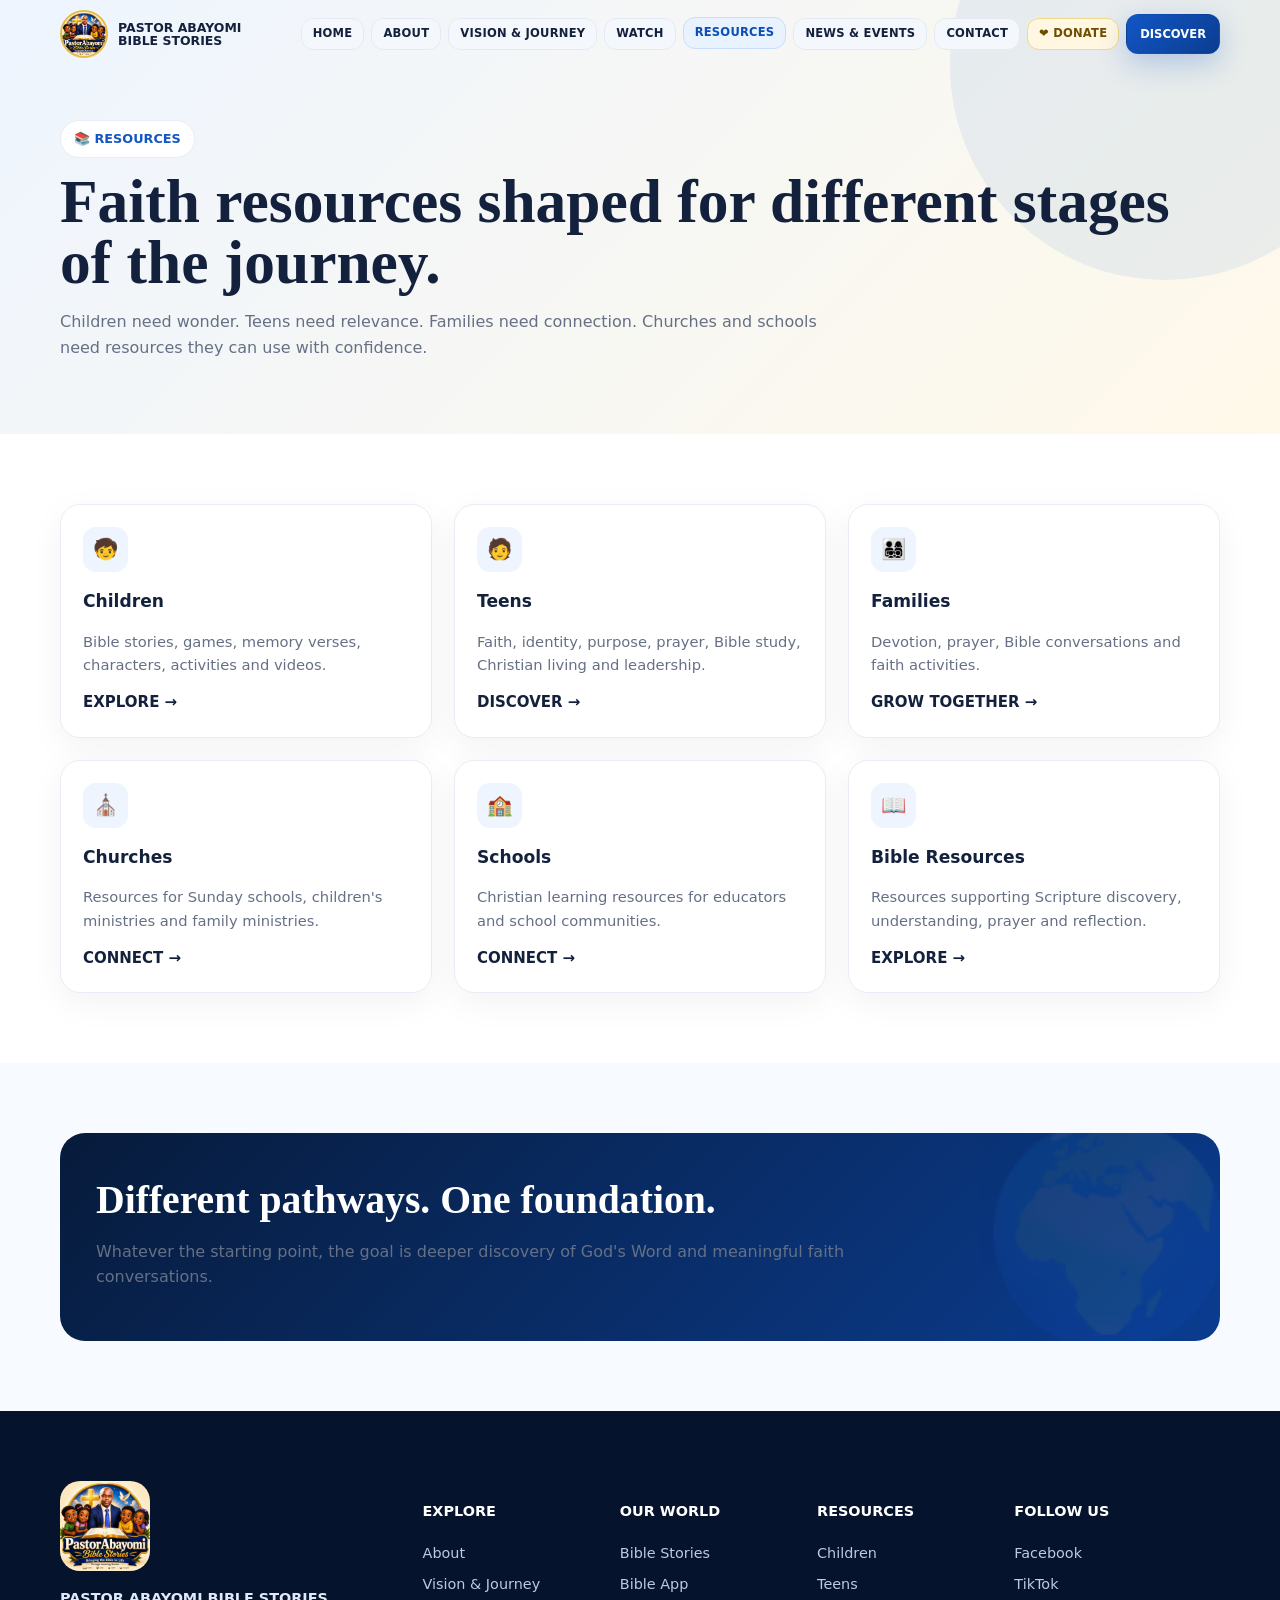
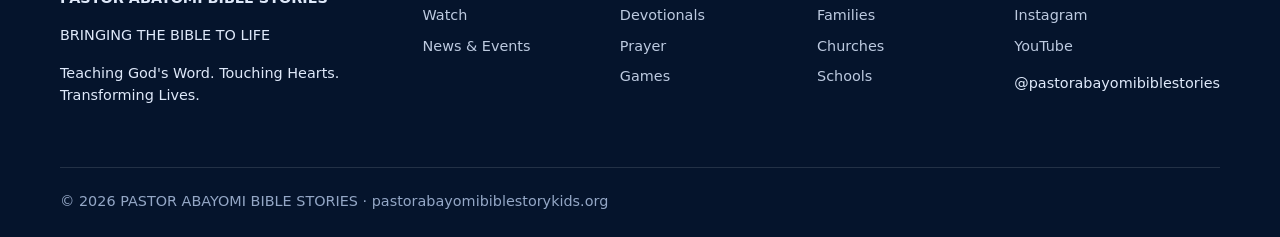
<file: resources.html>
<!doctype html><html lang="en"><head><meta charset="utf-8"><meta name="viewport" content="width=device-width,initial-scale=1"><title>Resources | PASTOR ABAYOMI BIBLE STORIES</title><meta name="description" content="Bible resources for children, teens, families, churches and schools."><meta name="theme-color" content="#071b3b"><link rel="manifest" href="manifest.webmanifest"><link rel="stylesheet" href="assets/css/style.css"></head><body><div id="scrollProgress"></div><header class="header"><div class="container nav"><a class="brand" href="index.html"><img src="assets/images/logo.jpeg" alt="PASTOR ABAYOMI BIBLE STORIES logo"><span>PASTOR ABAYOMI<br>BIBLE STORIES</span></a><nav class="links" aria-label="Main navigation"><a class="nav-link" data-page="index.html" href="index.html">HOME</a><a class="nav-link" data-page="about.html" href="about.html">ABOUT</a><a class="nav-link" data-page="vision-journey.html" href="vision-journey.html">VISION & JOURNEY</a><a class="nav-link" data-page="watch.html" href="watch.html">WATCH</a><a class="nav-link" data-page="resources.html" href="resources.html">RESOURCES</a><a class="nav-link" data-page="news-events.html" href="news-events.html">NEWS & EVENTS</a><a class="nav-link" data-page="contact.html" href="contact.html">CONTACT</a><a href="#" data-donate>❤️ DONATE</a><a class="btn primary" href="our-world.html">DISCOVER</a></nav><button class="menu-toggle" aria-label="Open menu" aria-expanded="false">☰</button></div></header><div class="mobile-menu"><a href="index.html">🏠 Home</a><a href="about.html">ℹ️ About</a><a href="vision-journey.html">✨ Vision & Journey</a><a href="watch.html">🎬 Watch</a><a href="resources.html">📚 Resources</a><a href="news-events.html">📰 News & Events</a><a href="contact.html">📞 Contact</a><a href="#" data-donate>❤️ Donate</a></div><main><section class="page-hero"><div class="container"><span class="page-kicker">📚 RESOURCES</span><h1>Faith resources shaped for different stages of the journey.</h1><p class="lead">Children need wonder. Teens need relevance. Families need connection. Churches and schools need resources they can use with confidence.</p></div></section><section class="section"><div class="container"><div class="grid"><article class="card"><div class="icon">🧒</div><h3>Children</h3><p>Bible stories, games, memory verses, characters, activities and videos.</p><a href="our-world.html"><strong>EXPLORE →</strong></a></article><article class="card"><div class="icon">🧑</div><h3>Teens</h3><p>Faith, identity, purpose, prayer, Bible study, Christian living and leadership.</p><a href="watch.html"><strong>DISCOVER →</strong></a></article><article class="card"><div class="icon">👨‍👩‍👧‍👦</div><h3>Families</h3><p>Devotion, prayer, Bible conversations and faith activities.</p><a href="our-world.html"><strong>GROW TOGETHER →</strong></a></article><article class="card"><div class="icon">⛪</div><h3>Churches</h3><p>Resources for Sunday schools, children's ministries and family ministries.</p><a href="contact.html"><strong>CONNECT →</strong></a></article><article class="card"><div class="icon">🏫</div><h3>Schools</h3><p>Christian learning resources for educators and school communities.</p><a href="contact.html"><strong>CONNECT →</strong></a></article><article class="card"><div class="icon">📖</div><h3>Bible Resources</h3><p>Resources supporting Scripture discovery, understanding, prayer and reflection.</p><a href="our-world.html"><strong>EXPLORE →</strong></a></article></div></div></section><section class="section alt"><div class="container"><div class="mission"><h2>Different pathways. One foundation.</h2><p class="lead">Whatever the starting point, the goal is deeper discovery of God's Word and meaningful faith conversations.</p></div></div></section></main><footer class="footer"><div class="container"><div class="footer-grid">
<div class="footer-brand"><img src="assets/images/logo.jpeg" alt=""><strong>PASTOR ABAYOMI BIBLE STORIES</strong><p>BRINGING THE BIBLE TO LIFE</p><p>Teaching God's Word. Touching Hearts. Transforming Lives.</p></div>
<div><h4>EXPLORE</h4><a href="about.html">About</a><a href="vision-journey.html">Vision & Journey</a><a href="watch.html">Watch</a><a href="news-events.html">News & Events</a></div>
<div><h4>OUR WORLD</h4><a href="our-world.html">Bible Stories</a><a href="https://bibleapp.pastorabayomibiblestorykids.org" target="_blank" rel="noopener">Bible App</a><a href="our-world.html">Devotionals</a><a href="our-world.html">Prayer</a><a href="our-world.html">Games</a></div>
<div><h4>RESOURCES</h4><a href="resources.html">Children</a><a href="resources.html">Teens</a><a href="resources.html">Families</a><a href="resources.html">Churches</a><a href="resources.html">Schools</a></div>
<div><h4>FOLLOW US</h4><a href="#" data-social="facebook">Facebook</a><a href="#" data-social="tiktok">TikTok</a><a href="#" data-social="instagram">Instagram</a><a href="#" data-social="youtube">YouTube</a><p>@pastorabayomibiblestories</p></div>
</div><div class="footer-bottom">© 2026 PASTOR ABAYOMI BIBLE STORIES · pastorabayomibiblestorykids.org</div></div></footer><div class="modal" id="donateModal" role="dialog" aria-modal="true" aria-label="Support the mission"><div class="modal-box"><button class="close" aria-label="Close">×</button><span class="eyebrow">Support the mission</span><h2>Help us bring God's Word to more lives.</h2><p>Your support can help expand Bible stories, Christian videos, apps, devotionals, prayer resources, games and learning resources.</p><div class="whatsapp"><a class="btn primary" data-wa="2348064656499" target="_blank" rel="noopener">WhatsApp +234 806 465 6499</a><a class="btn ghost" data-wa="2349021264604" target="_blank" rel="noopener">WhatsApp +234 902 126 4604</a></div></div></div><script src="assets/js/config.js"></script><script src="assets/js/app.js"></script></body></html>
</file>
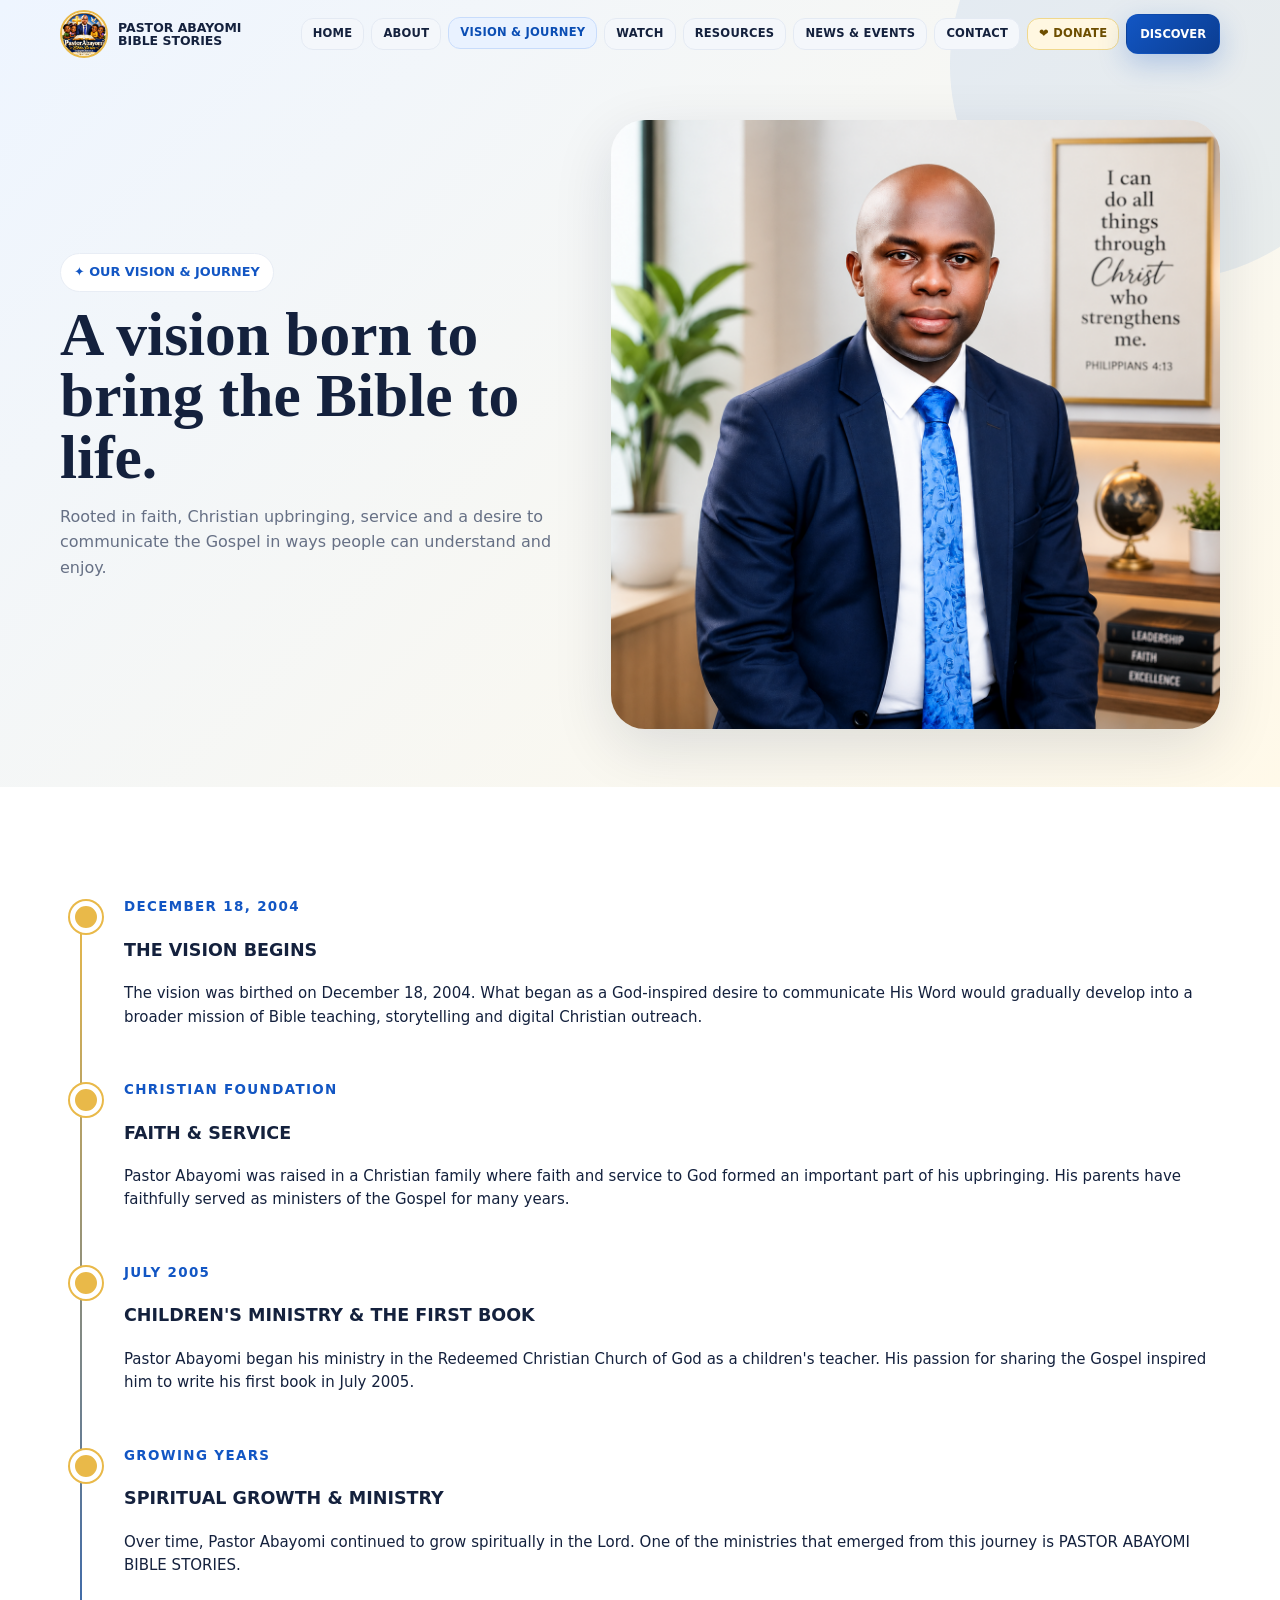
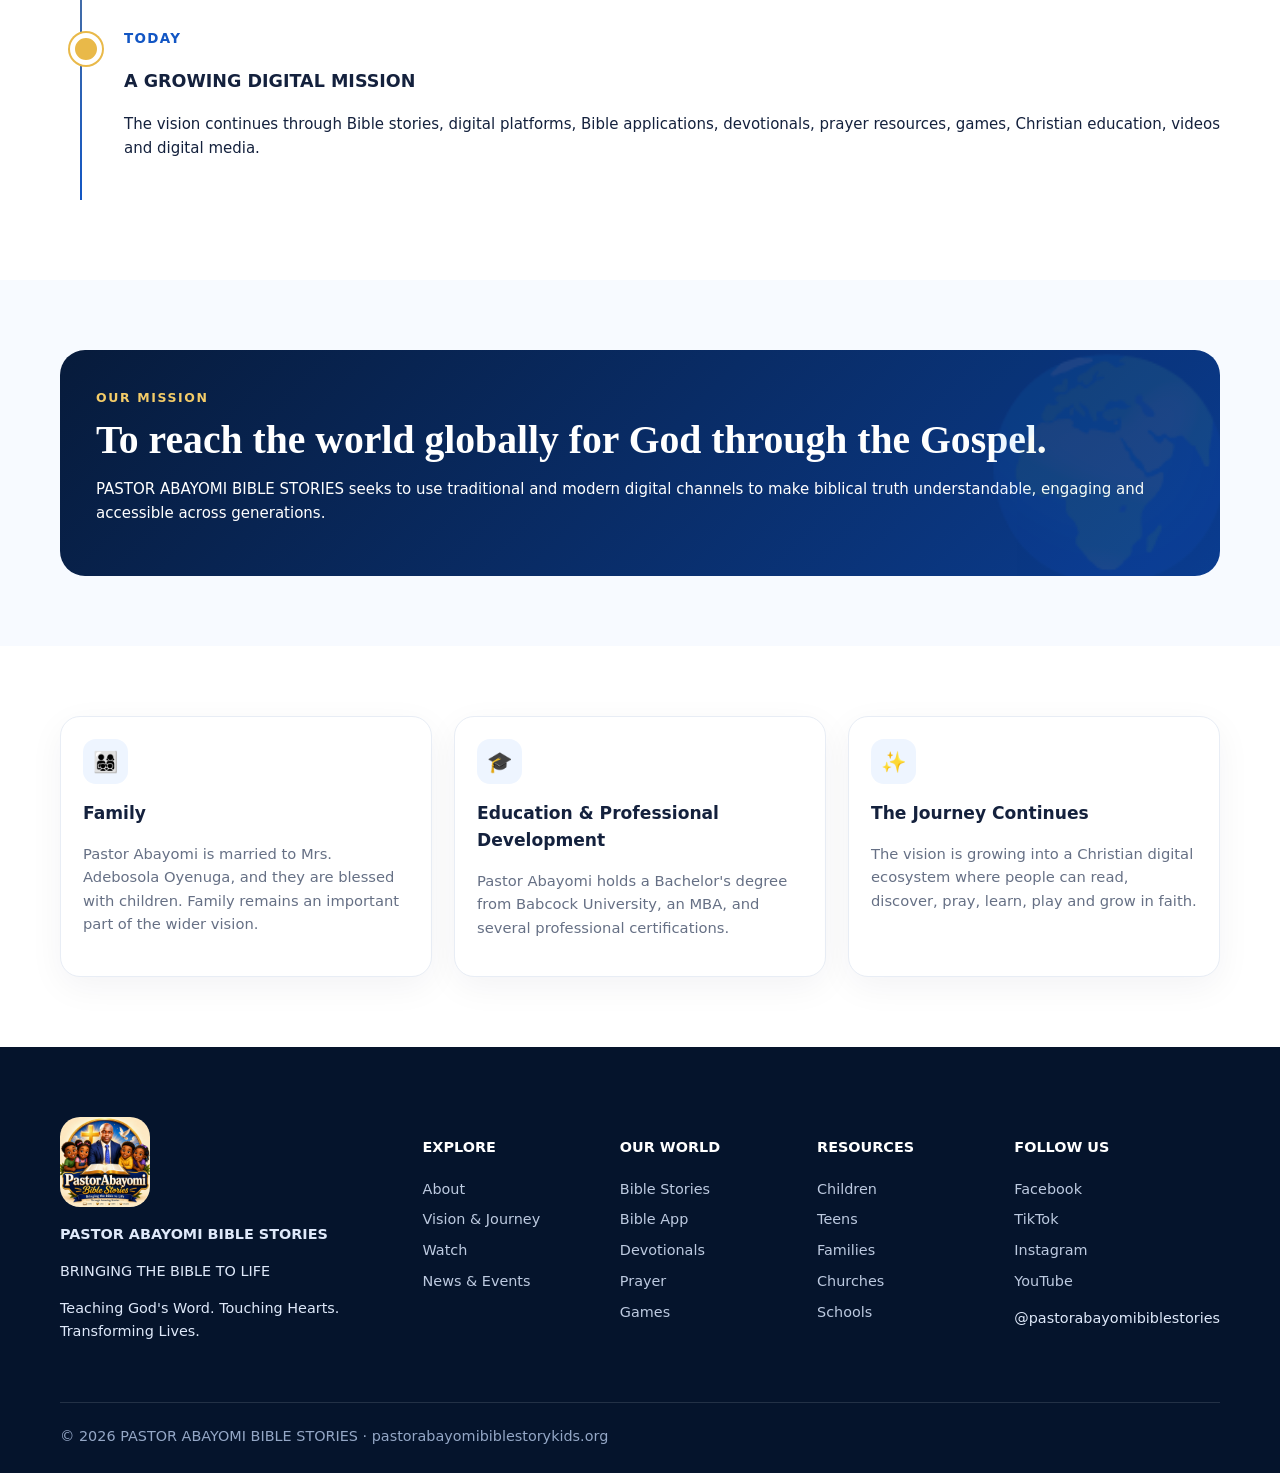
<file: vision-journey.html>
<!doctype html><html lang="en"><head><meta charset="utf-8"><meta name="viewport" content="width=device-width,initial-scale=1"><title>Vision & Journey | PASTOR ABAYOMI BIBLE STORIES</title><meta name="description" content="Discover the Vision and Journey behind PASTOR ABAYOMI BIBLE STORIES."><meta name="theme-color" content="#071b3b"><link rel="manifest" href="manifest.webmanifest"><link rel="stylesheet" href="assets/css/style.css"></head><body><div id="scrollProgress"></div><header class="header"><div class="container nav"><a class="brand" href="index.html"><img src="assets/images/logo.jpeg" alt="PASTOR ABAYOMI BIBLE STORIES logo"><span>PASTOR ABAYOMI<br>BIBLE STORIES</span></a><nav class="links" aria-label="Main navigation"><a class="nav-link" data-page="index.html" href="index.html">HOME</a><a class="nav-link" data-page="about.html" href="about.html">ABOUT</a><a class="nav-link" data-page="vision-journey.html" href="vision-journey.html">VISION & JOURNEY</a><a class="nav-link" data-page="watch.html" href="watch.html">WATCH</a><a class="nav-link" data-page="resources.html" href="resources.html">RESOURCES</a><a class="nav-link" data-page="news-events.html" href="news-events.html">NEWS & EVENTS</a><a class="nav-link" data-page="contact.html" href="contact.html">CONTACT</a><a href="#" data-donate>❤️ DONATE</a><a class="btn primary" href="our-world.html">DISCOVER</a></nav><button class="menu-toggle" aria-label="Open menu" aria-expanded="false">☰</button></div></header><div class="mobile-menu"><a href="index.html">🏠 Home</a><a href="about.html">ℹ️ About</a><a href="vision-journey.html">✨ Vision & Journey</a><a href="watch.html">🎬 Watch</a><a href="resources.html">📚 Resources</a><a href="news-events.html">📰 News & Events</a><a href="contact.html">📞 Contact</a><a href="#" data-donate>❤️ Donate</a></div><main><section class="page-hero"><div class="container journey-preview"><div><span class="page-kicker">✦ OUR VISION & JOURNEY</span><h1>A vision born to bring the Bible to life.</h1><p class="lead">Rooted in faith, Christian upbringing, service and a desire to communicate the Gospel in ways people can understand and enjoy.</p></div><img class="portrait" src="assets/images/vision-journey-portrait.png" alt="Professional portrait for the Vision and Journey story"></div></section><section class="section"><div class="container"><div class="timeline"><div class="milestone"><strong>DECEMBER 18, 2004</strong><h3>THE VISION BEGINS</h3><p>The vision was birthed on December 18, 2004. What began as a God-inspired desire to communicate His Word would gradually develop into a broader mission of Bible teaching, storytelling and digital Christian outreach.</p></div><div class="milestone"><strong>CHRISTIAN FOUNDATION</strong><h3>FAITH & SERVICE</h3><p>Pastor Abayomi was raised in a Christian family where faith and service to God formed an important part of his upbringing. His parents have faithfully served as ministers of the Gospel for many years.</p></div><div class="milestone"><strong>JULY 2005</strong><h3>CHILDREN'S MINISTRY & THE FIRST BOOK</h3><p>Pastor Abayomi began his ministry in the Redeemed Christian Church of God as a children's teacher. His passion for sharing the Gospel inspired him to write his first book in July 2005.</p></div><div class="milestone"><strong>GROWING YEARS</strong><h3>SPIRITUAL GROWTH & MINISTRY</h3><p>Over time, Pastor Abayomi continued to grow spiritually in the Lord. One of the ministries that emerged from this journey is PASTOR ABAYOMI BIBLE STORIES.</p></div><div class="milestone"><strong>TODAY</strong><h3>A GROWING DIGITAL MISSION</h3><p>The vision continues through Bible stories, digital platforms, Bible applications, devotionals, prayer resources, games, Christian education, videos and digital media.</p></div></div></div></section><section class="section alt"><div class="container"><div class="mission"><span class="eyebrow" style="color:#f4cc68">Our Mission</span><h2>To reach the world globally for God through the Gospel.</h2><p>PASTOR ABAYOMI BIBLE STORIES seeks to use traditional and modern digital channels to make biblical truth understandable, engaging and accessible across generations.</p></div></div></section><section class="section"><div class="container grid"><article class="card"><div class="icon">👨‍👩‍👧‍👦</div><h3>Family</h3><p>Pastor Abayomi is married to Mrs. Adebosola Oyenuga, and they are blessed with children. Family remains an important part of the wider vision.</p></article><article class="card"><div class="icon">🎓</div><h3>Education & Professional Development</h3><p>Pastor Abayomi holds a Bachelor's degree from Babcock University, an MBA, and several professional certifications.</p></article><article class="card"><div class="icon">✨</div><h3>The Journey Continues</h3><p>The vision is growing into a Christian digital ecosystem where people can read, discover, pray, learn, play and grow in faith.</p></article></div></section></main><footer class="footer"><div class="container"><div class="footer-grid">
<div class="footer-brand"><img src="assets/images/logo.jpeg" alt=""><strong>PASTOR ABAYOMI BIBLE STORIES</strong><p>BRINGING THE BIBLE TO LIFE</p><p>Teaching God's Word. Touching Hearts. Transforming Lives.</p></div>
<div><h4>EXPLORE</h4><a href="about.html">About</a><a href="vision-journey.html">Vision & Journey</a><a href="watch.html">Watch</a><a href="news-events.html">News & Events</a></div>
<div><h4>OUR WORLD</h4><a href="our-world.html">Bible Stories</a><a href="https://bibleapp.pastorabayomibiblestorykids.org" target="_blank" rel="noopener">Bible App</a><a href="our-world.html">Devotionals</a><a href="our-world.html">Prayer</a><a href="our-world.html">Games</a></div>
<div><h4>RESOURCES</h4><a href="resources.html">Children</a><a href="resources.html">Teens</a><a href="resources.html">Families</a><a href="resources.html">Churches</a><a href="resources.html">Schools</a></div>
<div><h4>FOLLOW US</h4><a href="#" data-social="facebook">Facebook</a><a href="#" data-social="tiktok">TikTok</a><a href="#" data-social="instagram">Instagram</a><a href="#" data-social="youtube">YouTube</a><p>@pastorabayomibiblestories</p></div>
</div><div class="footer-bottom">© 2026 PASTOR ABAYOMI BIBLE STORIES · pastorabayomibiblestorykids.org</div></div></footer><div class="modal" id="donateModal" role="dialog" aria-modal="true" aria-label="Support the mission"><div class="modal-box"><button class="close" aria-label="Close">×</button><span class="eyebrow">Support the mission</span><h2>Help us bring God's Word to more lives.</h2><p>Your support can help expand Bible stories, Christian videos, apps, devotionals, prayer resources, games and learning resources.</p><div class="whatsapp"><a class="btn primary" data-wa="2348064656499" target="_blank" rel="noopener">WhatsApp +234 806 465 6499</a><a class="btn ghost" data-wa="2349021264604" target="_blank" rel="noopener">WhatsApp +234 902 126 4604</a></div></div></div><script src="assets/js/config.js"></script><script src="assets/js/app.js"></script></body></html>
</file>
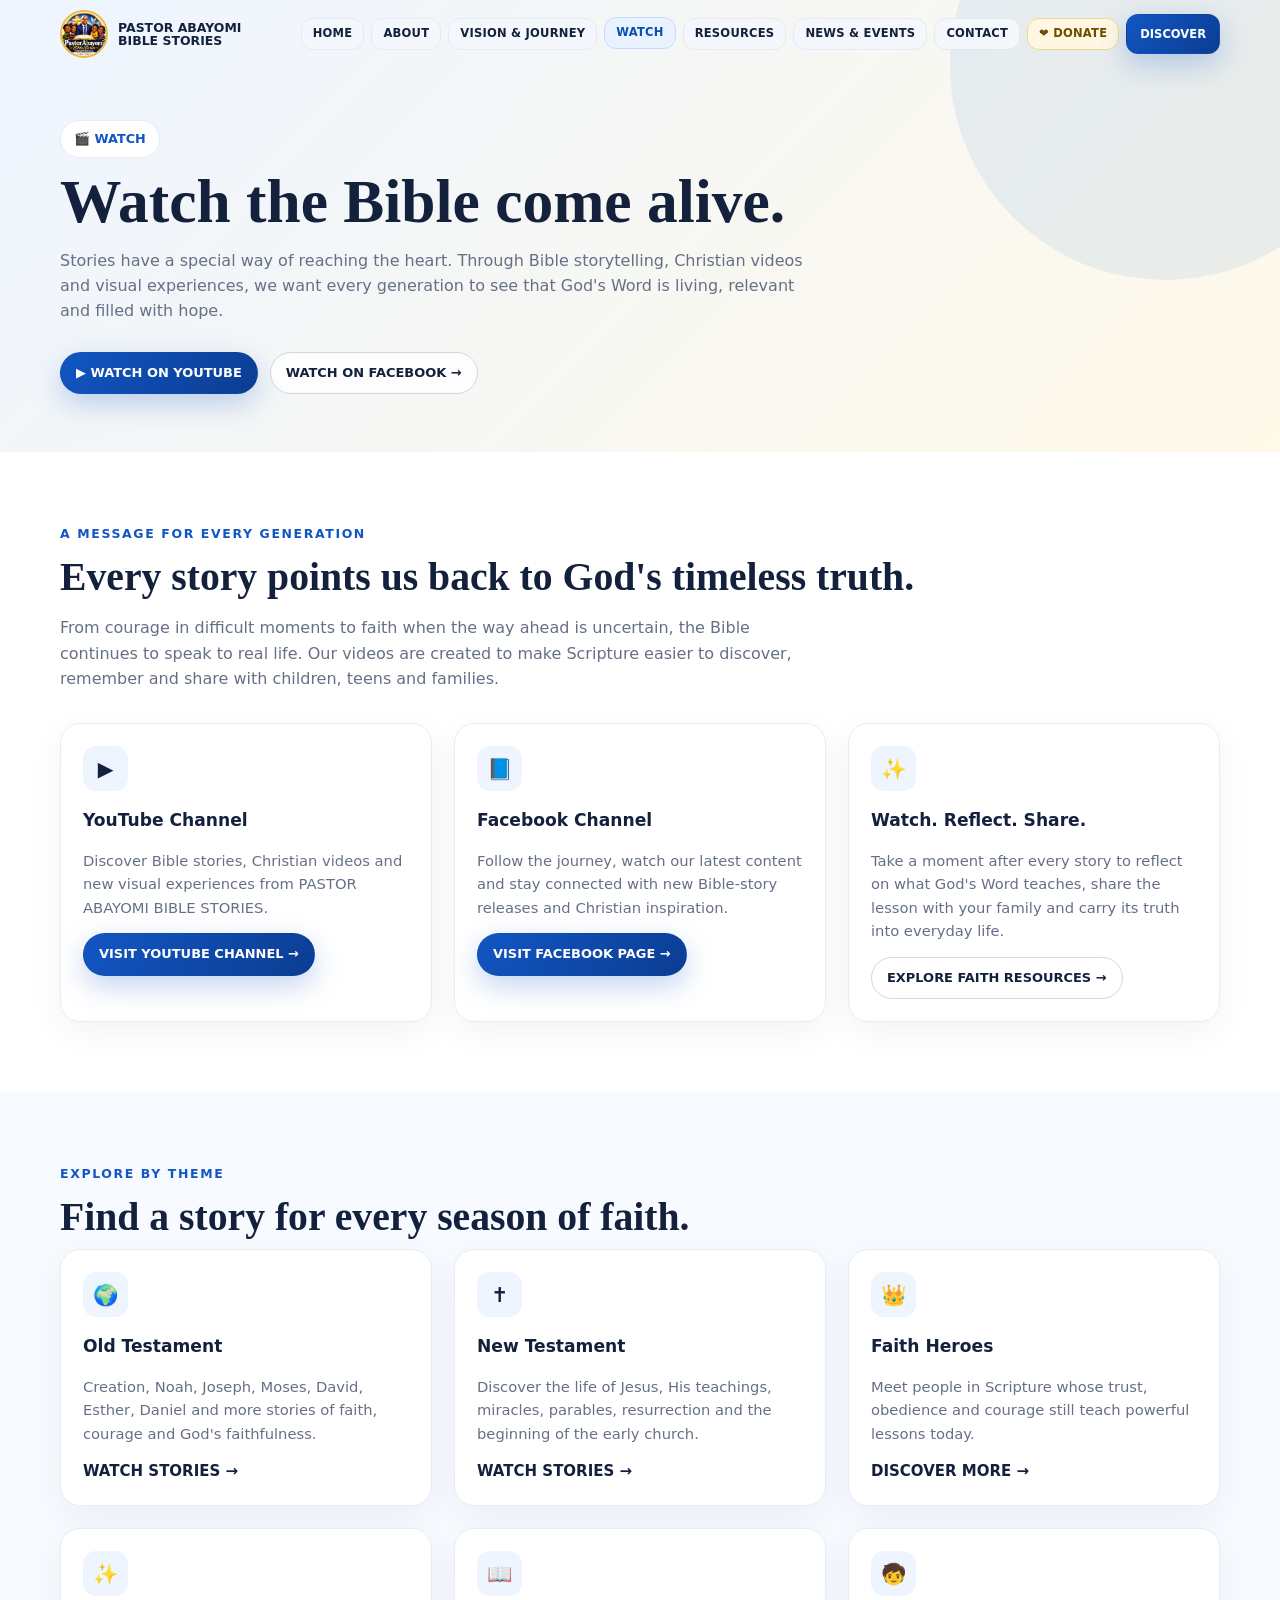
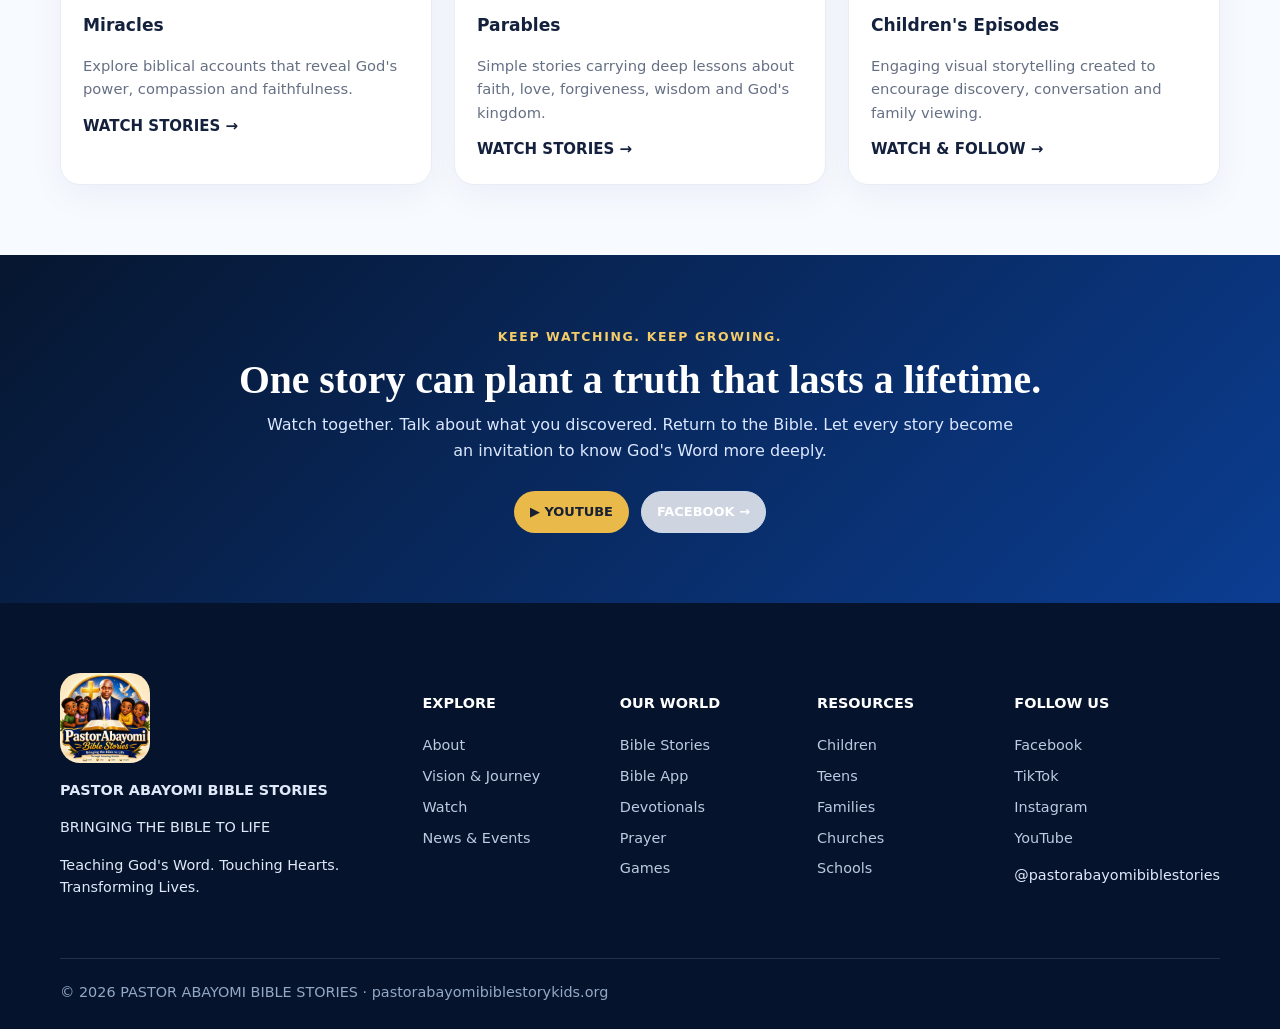
<file: watch.html>
<!doctype html><html lang="en"><head><meta charset="utf-8"><meta name="viewport" content="width=device-width,initial-scale=1"><title>Watch | PASTOR ABAYOMI BIBLE STORIES</title><meta name="description" content="Watch Bible stories and Christian video experiences."><meta name="theme-color" content="#071b3b"><link rel="manifest" href="manifest.webmanifest"><link rel="stylesheet" href="assets/css/style.css"></head><body><div id="scrollProgress"></div><header class="header"><div class="container nav"><a class="brand" href="index.html"><img src="assets/images/logo.jpeg" alt="PASTOR ABAYOMI BIBLE STORIES logo"><span>PASTOR ABAYOMI<br>BIBLE STORIES</span></a><nav class="links" aria-label="Main navigation"><a class="nav-link" data-page="index.html" href="index.html">HOME</a><a class="nav-link" data-page="about.html" href="about.html">ABOUT</a><a class="nav-link" data-page="vision-journey.html" href="vision-journey.html">VISION & JOURNEY</a><a class="nav-link" data-page="watch.html" href="watch.html">WATCH</a><a class="nav-link" data-page="resources.html" href="resources.html">RESOURCES</a><a class="nav-link" data-page="news-events.html" href="news-events.html">NEWS & EVENTS</a><a class="nav-link" data-page="contact.html" href="contact.html">CONTACT</a><a href="#" data-donate>❤️ DONATE</a><a class="btn primary" href="our-world.html">DISCOVER</a></nav><button class="menu-toggle" aria-label="Open menu" aria-expanded="false">☰</button></div></header><div class="mobile-menu"><a href="index.html">🏠 Home</a><a href="about.html">ℹ️ About</a><a href="vision-journey.html">✨ Vision & Journey</a><a href="watch.html">🎬 Watch</a><a href="resources.html">📚 Resources</a><a href="news-events.html">📰 News & Events</a><a href="contact.html">📞 Contact</a><a href="#" data-donate>❤️ Donate</a></div><main>
<section class="page-hero"><div class="container">
<span class="page-kicker">🎬 WATCH</span>
<h1>Watch the Bible come alive.</h1>
<p class="lead">Stories have a special way of reaching the heart. Through Bible storytelling, Christian videos and visual experiences, we want every generation to see that God's Word is living, relevant and filled with hope.</p>
<div class="actions">
<a class="btn primary" href="https://www.youtube.com/@abayomibiblestories" target="_blank" rel="noopener noreferrer">▶ WATCH ON YOUTUBE</a>
<a class="btn ghost" href="https://www.facebook.com/PastorAbayomiBibleStories" target="_blank" rel="noopener noreferrer">WATCH ON FACEBOOK →</a>
</div></div></section>

<section class="section"><div class="container">
<span class="eyebrow">A message for every generation</span>
<h2>Every story points us back to God's timeless truth.</h2>
<p class="lead">From courage in difficult moments to faith when the way ahead is uncertain, the Bible continues to speak to real life. Our videos are created to make Scripture easier to discover, remember and share with children, teens and families.</p>
<div class="grid" style="margin-top:32px">
<article class="card"><div class="icon">▶️</div><h3>YouTube Channel</h3><p>Discover Bible stories, Christian videos and new visual experiences from PASTOR ABAYOMI BIBLE STORIES.</p><a class="btn primary" href="https://www.youtube.com/@abayomibiblestories" target="_blank" rel="noopener noreferrer">VISIT YOUTUBE CHANNEL →</a></article>
<article class="card"><div class="icon">📘</div><h3>Facebook Channel</h3><p>Follow the journey, watch our latest content and stay connected with new Bible-story releases and Christian inspiration.</p><a class="btn primary" href="https://www.facebook.com/PastorAbayomiBibleStories" target="_blank" rel="noopener noreferrer">VISIT FACEBOOK PAGE →</a></article>
<article class="card"><div class="icon">✨</div><h3>Watch. Reflect. Share.</h3><p>Take a moment after every story to reflect on what God's Word teaches, share the lesson with your family and carry its truth into everyday life.</p><a class="btn ghost" href="resources.html">EXPLORE FAITH RESOURCES →</a></article>
</div></div></section>

<section class="section alt"><div class="container">
<span class="eyebrow">Explore by theme</span>
<h2>Find a story for every season of faith.</h2>
<div class="grid">
<article class="card"><div class="icon">🌍</div><h3>Old Testament</h3><p>Creation, Noah, Joseph, Moses, David, Esther, Daniel and more stories of faith, courage and God's faithfulness.</p><a href="https://www.youtube.com/@abayomibiblestories" target="_blank" rel="noopener noreferrer"><strong>WATCH STORIES →</strong></a></article>
<article class="card"><div class="icon">✝️</div><h3>New Testament</h3><p>Discover the life of Jesus, His teachings, miracles, parables, resurrection and the beginning of the early church.</p><a href="https://www.youtube.com/@abayomibiblestories" target="_blank" rel="noopener noreferrer"><strong>WATCH STORIES →</strong></a></article>
<article class="card"><div class="icon">👑</div><h3>Faith Heroes</h3><p>Meet people in Scripture whose trust, obedience and courage still teach powerful lessons today.</p><a href="https://www.facebook.com/PastorAbayomiBibleStories" target="_blank" rel="noopener noreferrer"><strong>DISCOVER MORE →</strong></a></article>
<article class="card"><div class="icon">✨</div><h3>Miracles</h3><p>Explore biblical accounts that reveal God's power, compassion and faithfulness.</p><a href="https://www.youtube.com/@abayomibiblestories" target="_blank" rel="noopener noreferrer"><strong>WATCH STORIES →</strong></a></article>
<article class="card"><div class="icon">📖</div><h3>Parables</h3><p>Simple stories carrying deep lessons about faith, love, forgiveness, wisdom and God's kingdom.</p><a href="https://www.youtube.com/@abayomibiblestories" target="_blank" rel="noopener noreferrer"><strong>WATCH STORIES →</strong></a></article>
<article class="card"><div class="icon">🧒</div><h3>Children's Episodes</h3><p>Engaging visual storytelling created to encourage discovery, conversation and family viewing.</p><a href="https://www.facebook.com/PastorAbayomiBibleStories" target="_blank" rel="noopener noreferrer"><strong>WATCH & FOLLOW →</strong></a></article>
</div></div></section>

<section class="section dark"><div class="container" style="text-align:center">
<span class="eyebrow" style="color:#f4cc68">Keep watching. Keep growing.</span>
<h2>One story can plant a truth that lasts a lifetime.</h2>
<p class="lead" style="margin:auto">Watch together. Talk about what you discovered. Return to the Bible. Let every story become an invitation to know God's Word more deeply.</p>
<div class="actions" style="justify-content:center">
<a class="btn gold" href="https://www.youtube.com/@abayomibiblestories" target="_blank" rel="noopener noreferrer">▶ YOUTUBE</a>
<a class="btn ghost" href="https://www.facebook.com/PastorAbayomiBibleStories" target="_blank" rel="noopener noreferrer">FACEBOOK →</a>
</div></div></section>
</main><footer class="footer"><div class="container"><div class="footer-grid">
<div class="footer-brand"><img src="assets/images/logo.jpeg" alt=""><strong>PASTOR ABAYOMI BIBLE STORIES</strong><p>BRINGING THE BIBLE TO LIFE</p><p>Teaching God's Word. Touching Hearts. Transforming Lives.</p></div>
<div><h4>EXPLORE</h4><a href="about.html">About</a><a href="vision-journey.html">Vision & Journey</a><a href="watch.html">Watch</a><a href="news-events.html">News & Events</a></div>
<div><h4>OUR WORLD</h4><a href="our-world.html">Bible Stories</a><a href="https://bibleapp.pastorabayomibiblestorykids.org" target="_blank" rel="noopener">Bible App</a><a href="our-world.html">Devotionals</a><a href="our-world.html">Prayer</a><a href="our-world.html">Games</a></div>
<div><h4>RESOURCES</h4><a href="resources.html">Children</a><a href="resources.html">Teens</a><a href="resources.html">Families</a><a href="resources.html">Churches</a><a href="resources.html">Schools</a></div>
<div><h4>FOLLOW US</h4><a href="#" data-social="facebook">Facebook</a><a href="#" data-social="tiktok">TikTok</a><a href="#" data-social="instagram">Instagram</a><a href="#" data-social="youtube">YouTube</a><p>@pastorabayomibiblestories</p></div>
</div><div class="footer-bottom">© 2026 PASTOR ABAYOMI BIBLE STORIES · pastorabayomibiblestorykids.org</div></div></footer><div class="modal" id="donateModal" role="dialog" aria-modal="true" aria-label="Support the mission"><div class="modal-box"><button class="close" aria-label="Close">×</button><span class="eyebrow">Support the mission</span><h2>Help us bring God's Word to more lives.</h2><p>Your support can help expand Bible stories, Christian videos, apps, devotionals, prayer resources, games and learning resources.</p><div class="whatsapp"><a class="btn primary" data-wa="2348064656499" target="_blank" rel="noopener">WhatsApp +234 806 465 6499</a><a class="btn ghost" data-wa="2349021264604" target="_blank" rel="noopener">WhatsApp +234 902 126 4604</a></div></div></div><script src="assets/js/config.js"></script><script src="assets/js/app.js"></script></body></html>
</file>
<file: assets/css/style.css>
:root{--navy:#071b3b;--blue:#0b3d91;--royal:#1256c4;--gold:#e9b949;--ink:#14213d;--muted:#667085;--white:#fff;--line:#e8edf5;--shadow:0 18px 60px rgba(7,27,59,.12)}
*{box-sizing:border-box}html{scroll-behavior:smooth}body{margin:0;font-family:Inter,system-ui,-apple-system,"Segoe UI",sans-serif;color:var(--ink);background:#fff;line-height:1.65}a{color:inherit;text-decoration:none}img{max-width:100%;display:block}.container{width:min(1180px,92%);margin:auto}
.eyebrow{font-weight:800;letter-spacing:.13em;text-transform:uppercase;color:var(--royal);font-size:.78rem}.section{padding:88px 0}.section.alt{background:#f7faff}.section.dark{background:linear-gradient(135deg,#06162f,#0b3d91);color:#fff}.section h2{font-family:Georgia,serif;font-size:clamp(2rem,4vw,3.5rem);line-height:1.1;margin:.25em 0}.lead{font-size:1.12rem;color:var(--muted);max-width:760px}.dark .lead{color:#dce8ff}
.header{position:fixed;inset:0 0 auto;z-index:50;padding:14px 0;transition:.3s}.header.scrolled{background:rgba(255,255,255,.95);backdrop-filter:blur(16px);box-shadow:0 8px 30px rgba(7,27,59,.08)}.nav{display:flex;align-items:center;gap:18px}.brand{display:flex;align-items:center;gap:10px;margin-right:auto;font-weight:900}.brand img{width:54px;height:54px;border-radius:50%;object-fit:cover;border:2px solid var(--gold)}.brand span{max-width:180px;line-height:1.05}.links{display:flex;align-items:center;gap:15px;font-size:.84rem;font-weight:750}.links a:hover{color:var(--royal)}
.btn{display:inline-flex;align-items:center;justify-content:center;gap:8px;border-radius:999px;padding:12px 19px;font-weight:850;border:1px solid transparent;cursor:pointer;transition:.2s}.btn.primary{background:linear-gradient(135deg,var(--royal),var(--blue));color:#fff;box-shadow:0 10px 28px rgba(18,86,196,.25)}.btn.gold{background:var(--gold);color:#172033}.btn.ghost{border-color:#cdd7e8;background:rgba(255,255,255,.8)}
.hero{min-height:760px;display:grid;align-items:center;padding:130px 0 80px;position:relative;overflow:hidden;background:radial-gradient(circle at 85% 25%,#dcecff 0,transparent 34%),linear-gradient(135deg,#fff 0,#f6faff 55%,#fff9e8 100%)}.hero:after{content:"";position:absolute;width:520px;height:520px;border-radius:50%;right:-180px;bottom:-200px;background:rgba(233,185,73,.14)}.hero-grid{display:grid;grid-template-columns:1.05fr .95fr;gap:55px;align-items:center;position:relative;z-index:1}.hero h1{font-family:Georgia,serif;font-size:clamp(3rem,6.2vw,5.9rem);line-height:.96;margin:.16em 0 .25em;color:var(--navy)}.hero h1 em{font-style:normal;color:var(--royal)}.hero p{font-size:1.15rem;color:#536174;max-width:650px}.hero-art{position:relative}.hero-art img{width:min(560px,100%);border-radius:42px;box-shadow:var(--shadow);border:8px solid #fff}.hero-badge{position:absolute;left:-30px;bottom:32px;background:#fff;padding:18px 22px;border-radius:20px;box-shadow:var(--shadow);font-weight:900}.actions{display:flex;gap:12px;flex-wrap:wrap;margin-top:28px}
.grid{display:grid;grid-template-columns:repeat(3,1fr);gap:22px}.card{background:#fff;border:1px solid var(--line);border-radius:26px;padding:28px;box-shadow:0 10px 35px rgba(7,27,59,.05);transition:.25s}.card:hover{transform:translateY(-5px);box-shadow:var(--shadow)}.icon{width:52px;height:52px;border-radius:16px;display:grid;place-items:center;background:#eef5ff;font-size:1.55rem;margin-bottom:16px}.card h3{margin:.3em 0;font-size:1.22rem}.card p{color:var(--muted)}
.journey-preview{display:grid;grid-template-columns:.9fr 1.1fr;gap:52px;align-items:center}.portrait{border-radius:34px;box-shadow:var(--shadow);width:100%;max-height:690px;object-fit:cover;object-position:center top}.timeline{position:relative;margin-top:38px}.timeline:before{content:"";position:absolute;left:20px;top:10px;bottom:10px;width:2px;background:linear-gradient(var(--gold),var(--royal))}.milestone{position:relative;padding:0 0 34px 64px}.milestone:before{content:"";position:absolute;left:10px;top:6px;width:22px;height:22px;border-radius:50%;background:var(--gold);border:5px solid #fff;box-shadow:0 0 0 2px var(--gold)}.milestone strong{color:var(--royal);font-size:.84rem;letter-spacing:.1em}
.mission{border-radius:34px;padding:52px;background:linear-gradient(135deg,#071b3b,#0b3d91);color:#fff;position:relative;overflow:hidden}.mission:after{content:"🌍";font-size:13rem;opacity:.08;position:absolute;right:-20px;bottom:-55px}
.social-grid{display:grid;grid-template-columns:repeat(4,1fr);gap:16px}.social{padding:25px;border-radius:22px;border:1px solid var(--line);background:#fff}.social small{display:block;color:var(--muted);margin:8px 0 16px}.social.disabled{opacity:.65}
.footer{background:#05142c;color:#dfe9fa;padding:70px 0 25px}.footer-grid{display:grid;grid-template-columns:2fr repeat(4,1fr);gap:32px}.footer h4{color:#fff}.footer a{display:block;color:#bdcae0;margin:8px 0}.footer-brand img{width:90px;border-radius:20px;margin-bottom:16px}.footer-bottom{border-top:1px solid rgba(255,255,255,.12);margin-top:45px;padding-top:22px;color:#94a7c6}
.page-hero{padding:150px 0 75px;background:linear-gradient(135deg,#eef5ff,#fff9e9)}.page-hero h1{font-family:Georgia,serif;font-size:clamp(2.8rem,6vw,5.2rem);line-height:1;margin:.2em 0}.menu-toggle{display:none;border:0;background:#fff;border-radius:12px;padding:10px;font-size:1.3rem}.mobile-menu{display:none}.modal{position:fixed;inset:0;background:rgba(4,14,31,.7);z-index:100;display:none;place-items:center;padding:20px}.modal.open{display:grid}.modal-box{background:#fff;border-radius:28px;padding:34px;width:min(560px,100%);position:relative}.close{position:absolute;right:18px;top:15px;border:0;background:#eef3f8;border-radius:50%;width:38px;height:38px;font-size:1.2rem}.whatsapp{display:grid;gap:12px;margin-top:20px}.notice{background:#fff8dc;border:1px solid #f0d87a;border-radius:16px;padding:14px;color:#5c4a10}.chips{display:flex;gap:10px;flex-wrap:wrap}.chip{padding:8px 12px;border-radius:999px;background:#eef5ff;color:#174d9c;font-weight:750;font-size:.86rem}
@media(max-width:1050px){.links{display:none}.menu-toggle{display:block}.hero-grid,.journey-preview{grid-template-columns:1fr}.hero-art{max-width:620px}.grid{grid-template-columns:repeat(2,1fr)}.social-grid{grid-template-columns:repeat(2,1fr)}.footer-grid{grid-template-columns:2fr 1fr 1fr}.mobile-menu.open{display:block;position:fixed;inset:82px 0 0;background:#fff;z-index:45;padding:25px}.mobile-menu a{display:block;padding:14px;border-bottom:1px solid var(--line);font-weight:800}}
@media(max-width:650px){.section{padding:64px 0}.hero{min-height:auto}.hero h1{font-size:3.25rem}.hero-badge{position:static;margin-top:12px}.grid,.social-grid,.footer-grid{grid-template-columns:1fr}.brand span{font-size:.8rem}.mission{padding:32px}.page-hero{padding-top:125px}}

html{scroll-padding-top:92px}body{overflow-x:hidden}
#scrollProgress{position:fixed;top:0;left:0;height:3px;width:0;background:linear-gradient(90deg,var(--gold),var(--royal));z-index:200}
.nav-link{position:relative;padding:10px 2px}.nav-link.active{color:var(--royal)}.nav-link.active:after,.nav-link:hover:after{content:"";position:absolute;left:0;right:0;bottom:2px;height:2px;background:var(--gold)}
.page-hero{position:relative;overflow:hidden;min-height:420px;display:grid;align-items:center}.page-hero:before{content:"";position:absolute;right:-100px;top:-150px;width:430px;height:430px;border-radius:50%;background:rgba(18,86,196,.08)}.page-hero>.container{position:relative;z-index:1}
.page-kicker{display:inline-flex;padding:8px 13px;border-radius:999px;background:#fff;border:1px solid var(--line);font-weight:800;color:var(--royal);font-size:.8rem}
.feature-strip{display:grid;grid-template-columns:repeat(4,1fr);gap:1px;background:var(--line);border:1px solid var(--line);border-radius:24px;overflow:hidden;margin-top:32px}.feature-strip div{background:#fff;padding:20px}.feature-strip strong{display:block;color:var(--navy)}.feature-strip span{font-size:.88rem;color:var(--muted)}
.card:before{content:"";position:absolute;left:0;top:0;width:100%;height:3px;background:linear-gradient(90deg,var(--gold),var(--royal));transform:scaleX(0);transform-origin:left;transition:.3s}.card{position:relative;overflow:hidden}.card:hover:before{transform:scaleX(1)}
.story-banner{display:grid;grid-template-columns:1.15fr .85fr;gap:36px;align-items:center;background:linear-gradient(135deg,#071b3b,#0d4fb0);color:#fff;border-radius:34px;padding:44px;box-shadow:var(--shadow)}.story-banner p{color:#d9e6fb}.story-symbol{min-height:220px;border-radius:28px;background:rgba(255,255,255,.07);display:grid;place-items:center;font-size:7rem}
.quote-panel{padding:42px;border-radius:30px;background:#fff9e9;border:1px solid #f4df9c}.quote-panel blockquote{font-family:Georgia,serif;font-size:clamp(1.5rem,3vw,2.35rem);line-height:1.25;margin:0;color:var(--navy)}
.backtop{position:fixed;right:20px;bottom:20px;width:46px;height:46px;border:0;border-radius:50%;background:var(--navy);color:#fff;box-shadow:var(--shadow);z-index:40;opacity:0;pointer-events:none;transition:.2s}.backtop.show{opacity:1;pointer-events:auto}
.reveal{opacity:0;transform:translateY(16px);transition:.5s}.reveal.visible{opacity:1;transform:none}
@media(max-width:900px){.feature-strip{grid-template-columns:repeat(2,1fr)}.story-banner{grid-template-columns:1fr}}
@media(max-width:520px){.feature-strip{grid-template-columns:1fr}.actions .btn{width:100%}.story-banner{padding:28px}}
@media(prefers-reduced-motion:reduce){html{scroll-behavior:auto}.reveal{opacity:1;transform:none;transition:none}}

/* v1.3 refined sizing, alignment and coloured menu boxes */
body{font-size:15px;line-height:1.58}.container{width:min(1160px,91%)}
.header{padding:10px 0}.nav{gap:12px;align-items:center}.brand img{width:48px;height:48px}.brand span{font-size:.78rem;line-height:1.08}
.links{gap:7px;align-items:center}
.links .nav-link,.links>a[data-donate]{padding:9px 11px;border-radius:12px;background:#f4f7fb;border:1px solid #e4eaf3;font-size:.72rem;letter-spacing:.02em;line-height:1;white-space:nowrap;transition:.2s}
.links .nav-link:hover,.links .nav-link.active{background:#e9f2ff;border-color:#c8dcfb;color:#0b4eb4;transform:translateY(-1px)}
.links>a[data-donate]{background:#fff7e1;border-color:#f0d88c;color:#6d4e00}.links>a[data-donate]:hover{background:#ffefb9}
.links .btn.primary{padding:10px 13px;font-size:.72rem;white-space:nowrap;border-radius:12px}
.nav-link:after,.nav-link.active:after,.nav-link:hover:after{display:none!important}
.hero{padding-top:112px;min-height:660px}.hero-grid{gap:44px}.hero h1{font-size:clamp(2.6rem,5vw,4.75rem)}.hero p,.page-hero .lead{font-size:1rem}.hero-art img{border-radius:30px}
.section{padding:70px 0}.section h2{font-size:clamp(1.8rem,3.1vw,2.85rem)}.lead{font-size:1rem}.page-hero{min-height:350px;padding-top:120px;padding-bottom:58px}.page-hero h1{font-size:clamp(2.3rem,4.8vw,4rem)}
.card{padding:22px;border-radius:20px}.card h3{font-size:1.07rem}.card p{font-size:.92rem}.icon{width:45px;height:45px;border-radius:13px;font-size:1.28rem}
.btn{padding:10px 15px;font-size:.81rem}.feature-strip>div{padding:16px}.mission,.story-banner{border-radius:25px;padding:36px}.social{padding:20px;border-radius:18px}.footer{font-size:.9rem}
.mobile-menu a{margin:5px 14px;padding:12px 15px!important;border:1px solid #e3eaf4!important;border-radius:13px;background:#f7f9fc}.mobile-menu a:hover{background:#eaf3ff;color:#0b4eb4}
@media(max-width:1180px){.links{gap:5px}.links .nav-link,.links>a[data-donate],.links .btn.primary{font-size:.67rem;padding:8px}}
@media(max-width:1050px){.links{display:none}.menu-toggle{display:block}}
@media(max-width:650px){body{font-size:14.5px}.section{padding:56px 0}.hero h1{font-size:2.7rem}.page-hero h1{font-size:2.5rem}.card{padding:19px}}
</file>
